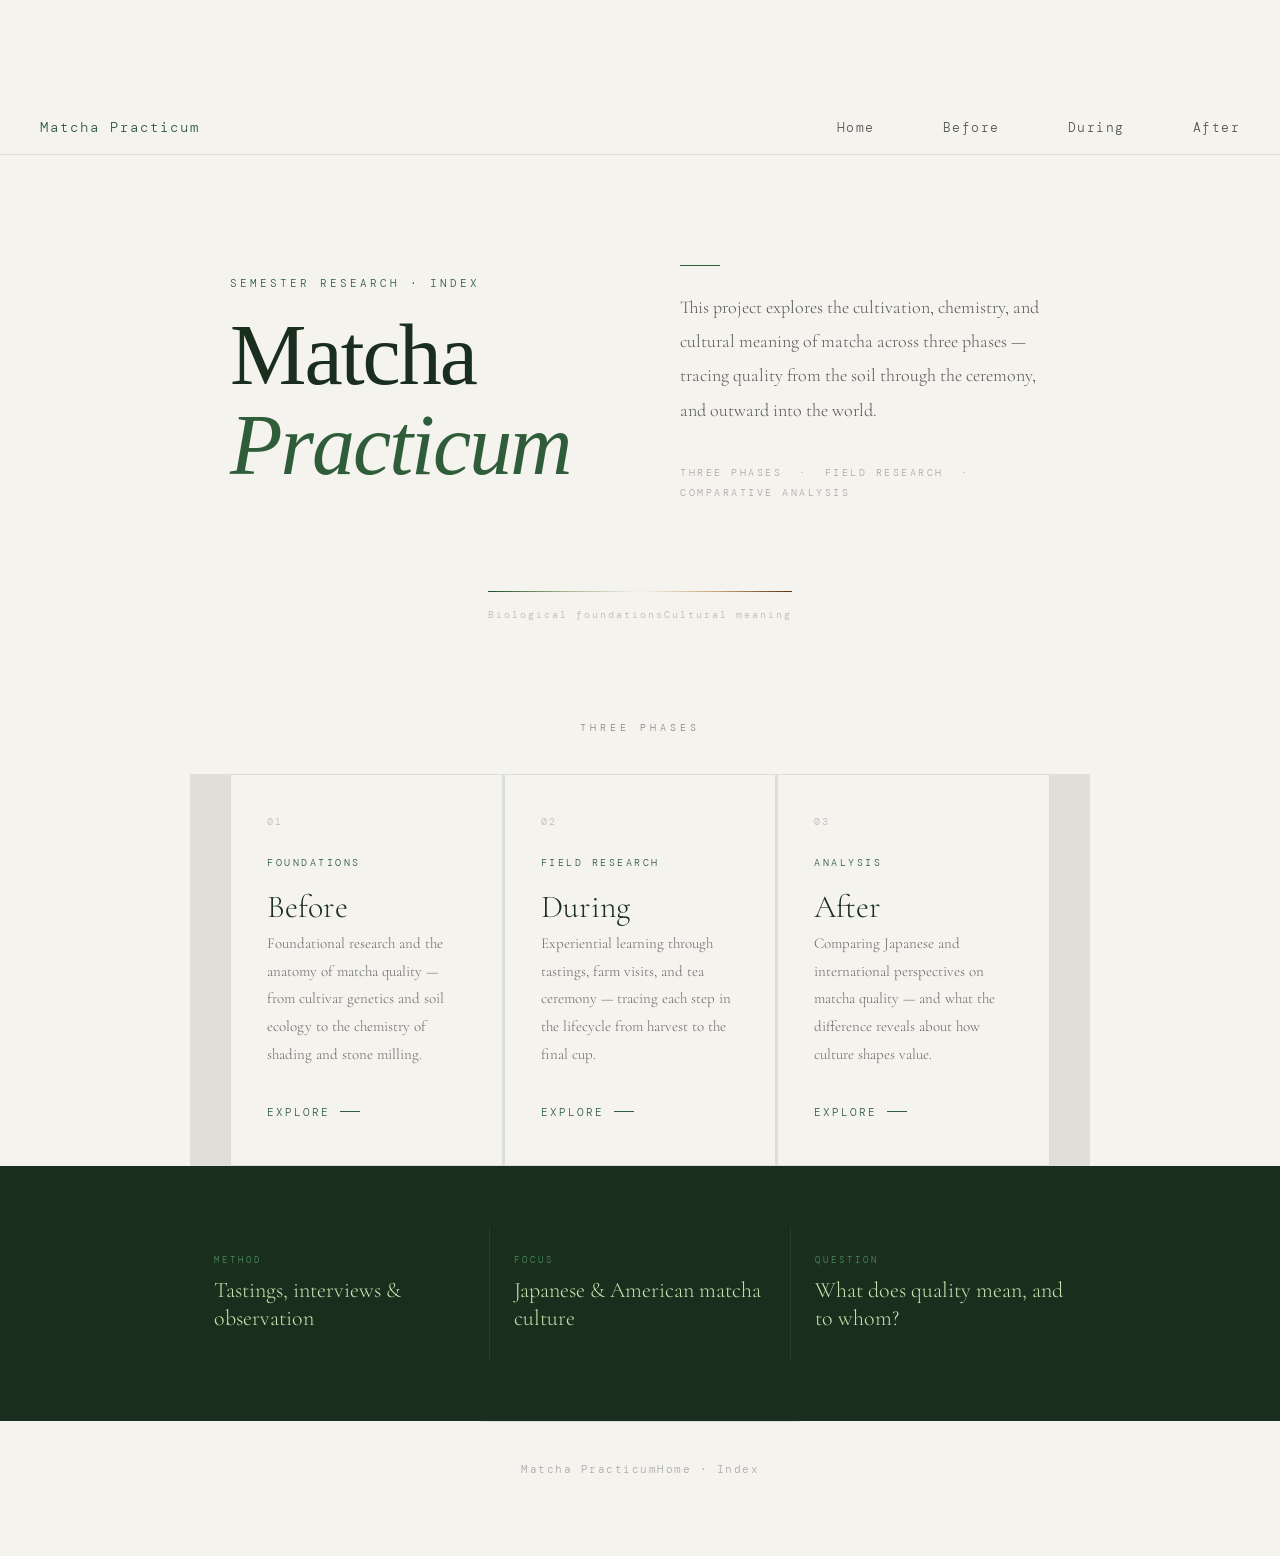
<file: index.html>
<!DOCTYPE html>
<html>
<head>
<meta charset="UTF-8">
<title>Matcha Practicum</title>
<link rel="stylesheet" href="styles.css">
<link href="https://fonts.googleapis.com/css2?family=Cormorant+Garamond:ital,wght@0,300;0,400;0,500;1,300;1,400&family=DM+Mono:wght@300;400&display=swap" rel="stylesheet">

<style>

*, *::before, *::after { box-sizing: border-box; margin: 0; padding: 0; }

body {
  font-family: 'Cormorant Garamond', Georgia, serif;
  background: #f5f3ee;
  color: #2a2a25;
  min-height: 100vh;
  display: flex;
  flex-direction: column;
}

/* ── NAVBAR ── */
.navbar {
  display: flex;
  justify-content: space-between;
  align-items: center;
  padding: 18px 40px;
  border-bottom: 1px solid #ddd;
  background: #f5f3ee;
  position: sticky;
  top: 0;
  z-index: 100;
}
.nav-title {
  font-size: 14px;
  letter-spacing: 2px;
  color: #2f5d3a;
  font-family: 'DM Mono', monospace;
  font-weight: 300;
}
.nav-links a {
  margin-left: 28px;
  text-decoration: none;
  font-size: 13px;
  letter-spacing: 1.5px;
  color: #555;
  font-family: 'DM Mono', monospace;
  font-weight: 300;
  transition: color .2s;
}
.nav-links a:hover { color: #2f5d3a; }

/* ── HERO ── */
.hero {
  max-width: 900px;
  margin: 0 auto;
  padding: 110px 40px 80px;
  display: grid;
  grid-template-columns: 1fr 1fr;
  gap: 80px;
  align-items: end;
}

.hero-eyebrow {
  font-family: 'DM Mono', monospace;
  font-size: 11px;
  font-weight: 300;
  letter-spacing: 3px;
  color: #2f5d3a;
  margin-bottom: 20px;
  text-transform: uppercase;
}

.hero-title {
  font-size: clamp(48px, 7vw, 86px);
  font-weight: 300;
  line-height: 1.05;
  color: #1a2e1d;
  letter-spacing: -2px;
}

.hero-title em {
  font-style: italic;
  color: #2f5d3a;
}

.hero-right { padding-bottom: 8px; }

.hero-rule {
  width: 40px;
  height: 1px;
  background: #2f5d3a;
  margin-bottom: 24px;
}

.hero-intro {
  font-size: 18px;
  font-weight: 300;
  line-height: 1.9;
  color: #555;
  margin-bottom: 36px;
}

.hero-meta {
  font-family: 'DM Mono', monospace;
  font-size: 10px;
  font-weight: 300;
  letter-spacing: 2.5px;
  color: #aaa;
  text-transform: uppercase;
  line-height: 2;
}

/* ── SPECTRUM BAR ── */
.spectrum-section {
  max-width: 900px;
  margin: 0 auto 80px;
  padding: 0 40px;
}

.spectrum-bar {
  height: 1px;
  background: linear-gradient(to right, #1a4d2a, #a3b18a, #f5f3ee, #c8a87a, #5c3010);
  margin: 0 0 16px;
}

.spectrum-labels {
  display: flex;
  justify-content: space-between;
  font-family: 'DM Mono', monospace;
  font-size: 10px;
  font-weight: 300;
  letter-spacing: 2px;
  color: #bbb;
}

/* ── CHAPTER LABEL ── */
.chapter-label {
  font-family: 'DM Mono', monospace;
  font-size: 10px;
  font-weight: 300;
  letter-spacing: 4px;
  color: #888;
  text-transform: uppercase;
  text-align: center;
  padding: 20px 0 40px;
}

/* ── CARDS ── */
.sections {
  max-width: 900px;
  margin: 0 auto 0;
  padding: 0 40px;
  display: grid;
  grid-template-columns: repeat(3, 1fr);
  gap: 1px;
  background: #e0ded8;
}

.card {
  background: #f5f3ee;
  padding: 40px 36px 44px;
  text-decoration: none;
  color: inherit;
  display: block;
  position: relative;
  transition: background .25s;
  overflow: hidden;
}

.card:hover { background: #eeeae1; }

.card::after {
  content: '';
  position: absolute;
  bottom: 0;
  left: 36px;
  right: 36px;
  height: 1px;
  background: #2f5d3a;
  transform: scaleX(0);
  transform-origin: left;
  transition: transform .35s ease;
}

.card:hover::after { transform: scaleX(1); }

.card-number {
  font-family: 'DM Mono', monospace;
  font-size: 10px;
  font-weight: 300;
  letter-spacing: 2px;
  color: #bbb;
  margin-bottom: 28px;
}

.card h2 {
  font-size: 32px;
  font-weight: 300;
  color: #1a2e1d;
  margin-bottom: 6px;
  line-height: 1.1;
}

.card h2 em {
  font-style: italic;
  color: #2f5d3a;
}

.card-phase {
  font-family: 'DM Mono', monospace;
  font-size: 10px;
  font-weight: 300;
  letter-spacing: 2.5px;
  color: #2f5d3a;
  text-transform: uppercase;
  margin-bottom: 20px;
}

.card p {
  font-size: 15px;
  font-weight: 300;
  line-height: 1.85;
  color: #666;
  margin-bottom: 32px;
}

.card-arrow {
  font-family: 'DM Mono', monospace;
  font-size: 11px;
  font-weight: 300;
  letter-spacing: 2px;
  color: #2f5d3a;
  text-transform: uppercase;
  display: inline-flex;
  align-items: center;
  gap: 10px;
}

.card-arrow::after {
  content: '';
  display: inline-block;
  width: 20px;
  height: 1px;
  background: #2f5d3a;
  transition: width .3s ease;
}

.card:hover .card-arrow::after { width: 32px; }

/* ── DARK BAND ── */
.dark-band {
  background: #1a2e1d;
  padding: 60px 40px;
  margin-top: 0;
}

.dark-band-inner {
  max-width: 900px;
  margin: 0 auto;
  display: grid;
  grid-template-columns: 1fr 1fr 1fr;
  gap: 1px;
  background: #253d29;
}

.dark-cell {
  background: #1a2e1d;
  padding: 28px 24px;
}

.dark-cell-label {
  font-family: 'DM Mono', monospace;
  font-size: 9px;
  font-weight: 300;
  letter-spacing: 3px;
  color: #4a8c5c;
  text-transform: uppercase;
  margin-bottom: 10px;
}

.dark-cell-value {
  font-size: 22px;
  font-weight: 300;
  color: #c8e4b0;
  line-height: 1.3;
}

/* ── FOOTER ── */
.footer-note {
  max-width: 900px;
  margin: 0 auto;
  padding: 40px 40px 80px;
  border-top: 1px solid #e0ded8;
  display: flex;
  justify-content: space-between;
  align-items: center;
}

.footer-note p {
  font-family: 'DM Mono', monospace;
  font-size: 11px;
  font-weight: 300;
  letter-spacing: 1.5px;
  color: #aaa;
}

/* ── FADE IN ── */
.reveal {
  opacity: 0;
  transform: translateY(20px);
  transition: opacity .7s ease, transform .7s ease;
}
.reveal.visible { opacity: 1; transform: none; }

/* ── RESPONSIVE ── */
@media (max-width: 700px) {
  .hero { grid-template-columns: 1fr; gap: 40px; padding: 60px 24px 40px; }
  .spectrum-section { padding: 0 24px; }
  .sections { grid-template-columns: 1fr; padding: 0 24px; }
  .dark-band { padding: 40px 24px; }
  .dark-band-inner { grid-template-columns: 1fr; }
  .footer-note { flex-direction: column; gap: 12px; padding: 40px 24px 60px; }
}

</style>
</head>

<body>

<!-- ── NAVBAR ── -->
<div class="navbar">
  <div class="nav-title">Matcha Practicum</div>
  <div class="nav-links">
    <a href="index.html">Home</a>
    <a href="before.html">Before</a>
    <a href="during.html">During</a>
    <a href="after.html">After</a>
  </div>
</div>

<!-- ── HERO ── -->
<div class="hero">
  <div class="hero-left">
    <div class="hero-eyebrow">Semester Research · Index</div>
    <h1 class="hero-title">Matcha<br><em>Practicum</em></h1>
  </div>
  <div class="hero-right">
    <div class="hero-rule"></div>
    <p class="hero-intro">
      This project explores the cultivation, chemistry, and cultural meaning of matcha across three phases — tracing quality from the soil through the ceremony, and outward into the world.
    </p>
    <div class="hero-meta">
      Three phases &nbsp;·&nbsp; Field research &nbsp;·&nbsp; Comparative analysis
    </div>
  </div>
</div>

<!-- ── SPECTRUM ── -->
<div class="spectrum-section reveal">
  <div class="spectrum-bar"></div>
  <div class="spectrum-labels">
    <span>Biological foundations</span>
    <span>Cultural meaning</span>
  </div>
</div>

<div class="chapter-label">Three Phases</div>

<!-- ── CARDS ── -->
<div class="sections reveal">

  <a href="before.html" class="card">
    <div class="card-number">01</div>
    <div class="card-phase">Foundations</div>
    <h2>Before</h2>
    <p>Foundational research and the anatomy of matcha quality — from cultivar genetics and soil ecology to the chemistry of shading and stone milling.</p>
    <div class="card-arrow">Explore</div>
  </a>

  <a href="during.html" class="card">
    <div class="card-number">02</div>
    <div class="card-phase">Field Research</div>
    <h2>During</h2>
    <p>Experiential learning through tastings, farm visits, and tea ceremony — tracing each step in the lifecycle from harvest to the final cup.</p>
    <div class="card-arrow">Explore</div>
  </a>

  <a href="after.html" class="card">
    <div class="card-number">03</div>
    <div class="card-phase">Analysis</div>
    <h2>After</h2>
    <p>Comparing Japanese and international perspectives on matcha quality — and what the difference reveals about how culture shapes value.</p>
    <div class="card-arrow">Explore</div>
  </a>

</div>

<!-- ── DARK BAND ── -->
<div class="dark-band reveal">
  <div class="dark-band-inner">
    <div class="dark-cell">
      <div class="dark-cell-label">Method</div>
      <div class="dark-cell-value">Tastings, interviews &amp; observation</div>
    </div>
    <div class="dark-cell">
      <div class="dark-cell-label">Focus</div>
      <div class="dark-cell-value">Japanese &amp; American matcha culture</div>
    </div>
    <div class="dark-cell">
      <div class="dark-cell-label">Question</div>
      <div class="dark-cell-value">What does quality mean, and to whom?</div>
    </div>
  </div>
</div>

<!-- ── FOOTER ── -->
<div class="footer-note">
  <p>Matcha Practicum</p>
  <p>Home · Index</p>
</div>

<script>
const observer = new IntersectionObserver(entries => {
  entries.forEach(e => { if (e.isIntersecting) e.target.classList.add('visible'); });
}, { threshold: 0.1 });

document.querySelectorAll('.reveal').forEach(el => observer.observe(el));
</script>

</body>
</html>
</file>
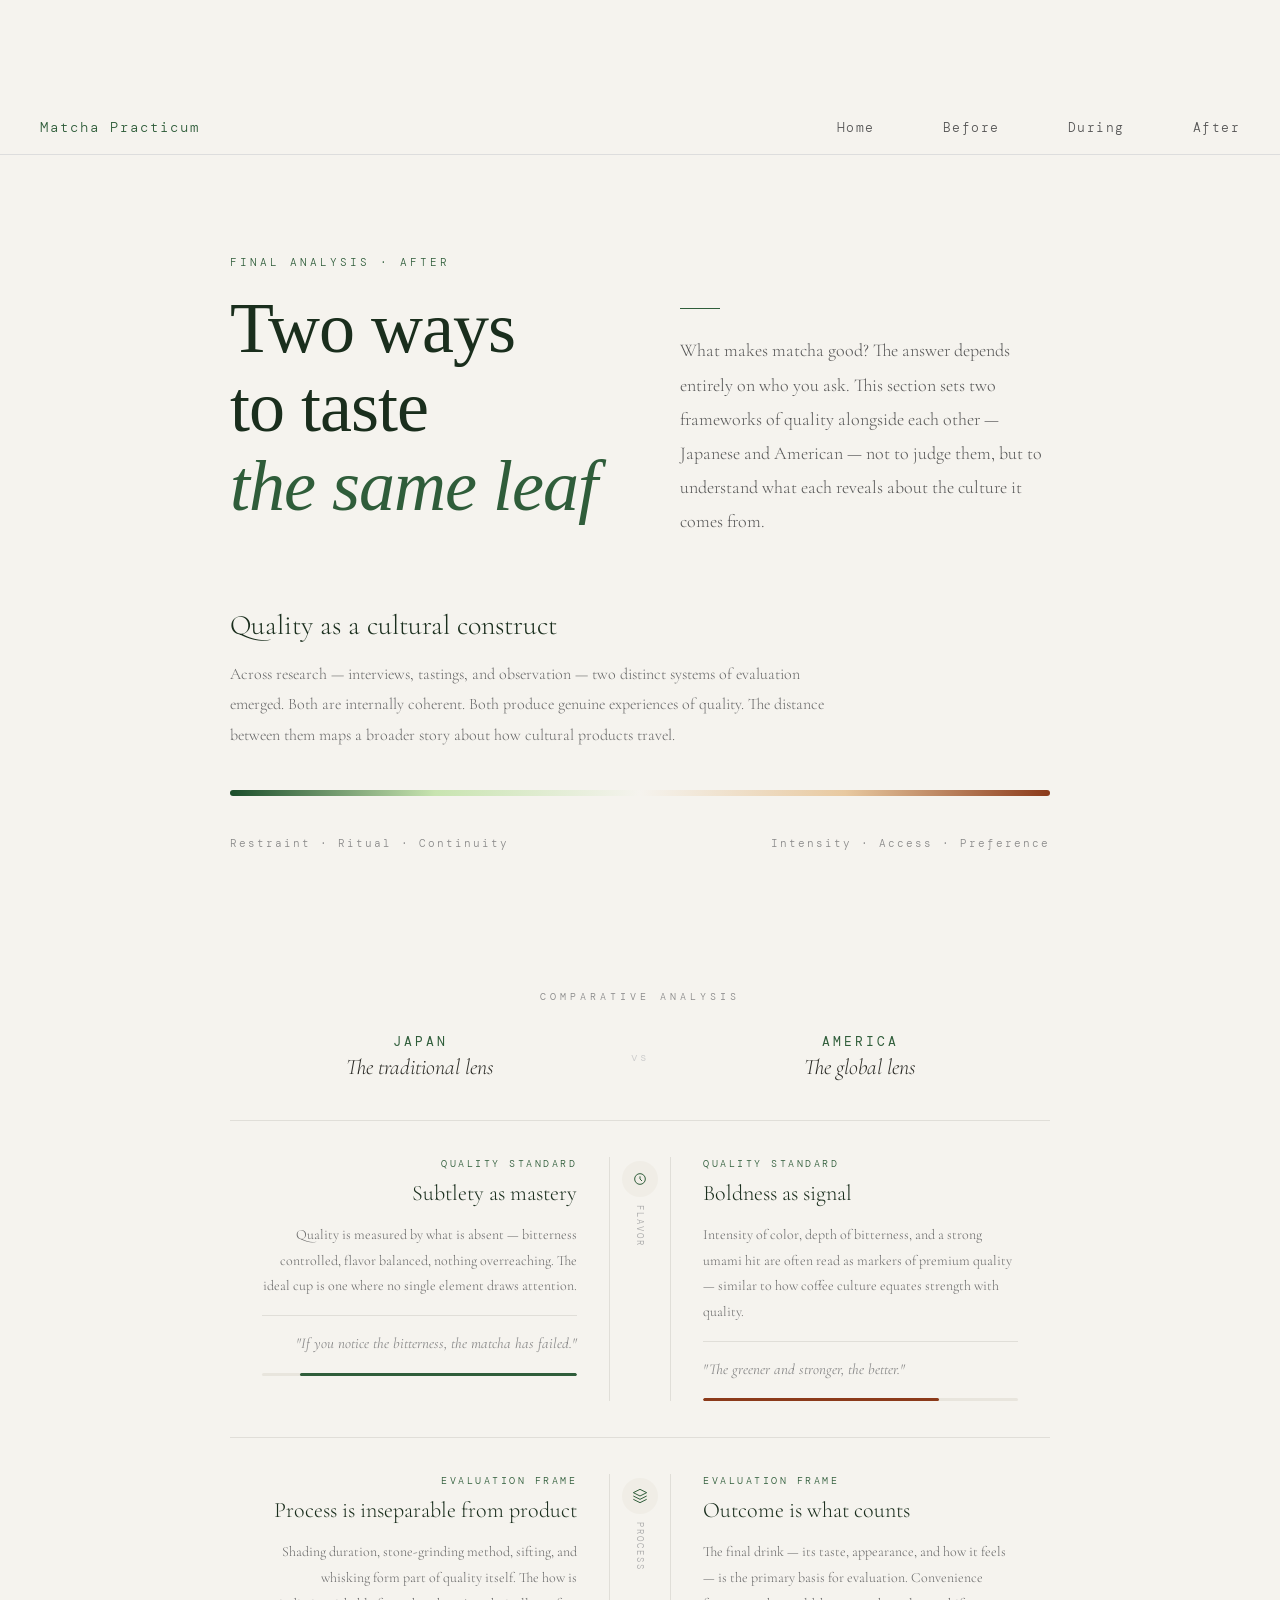
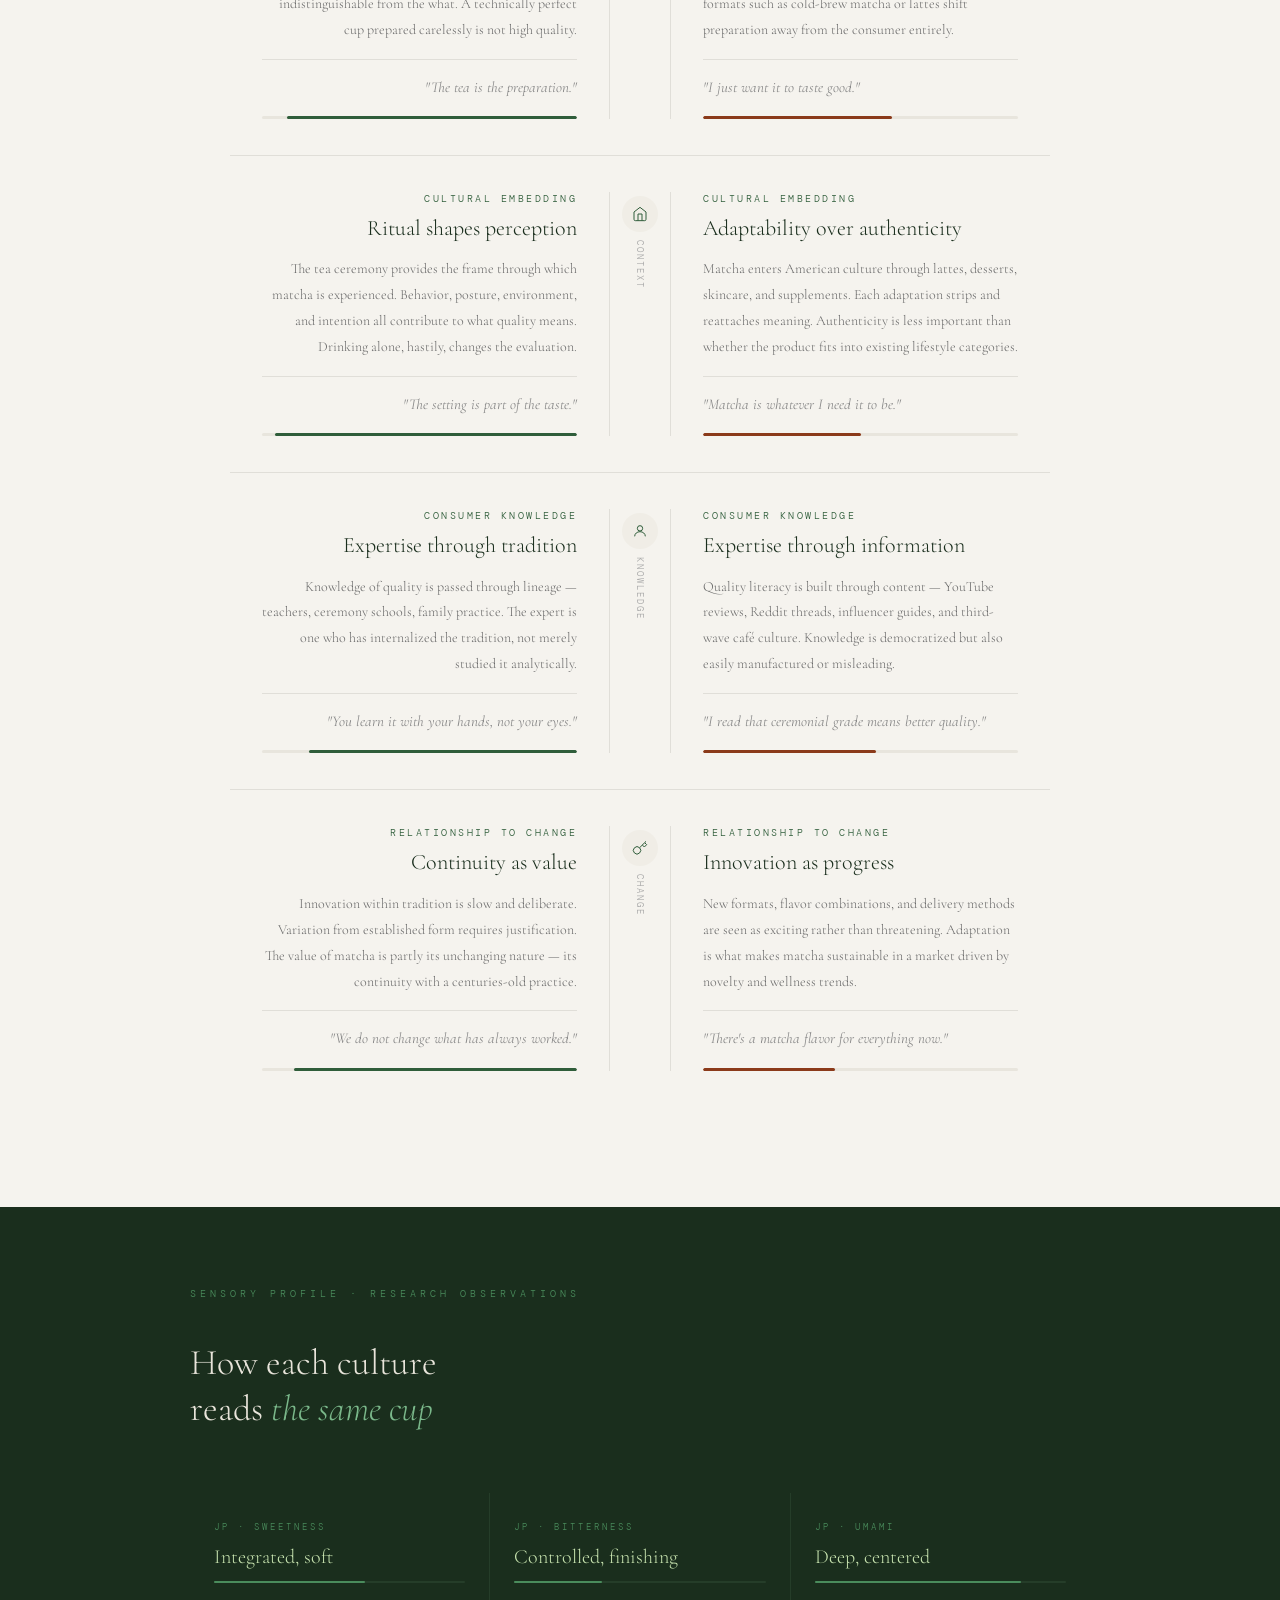
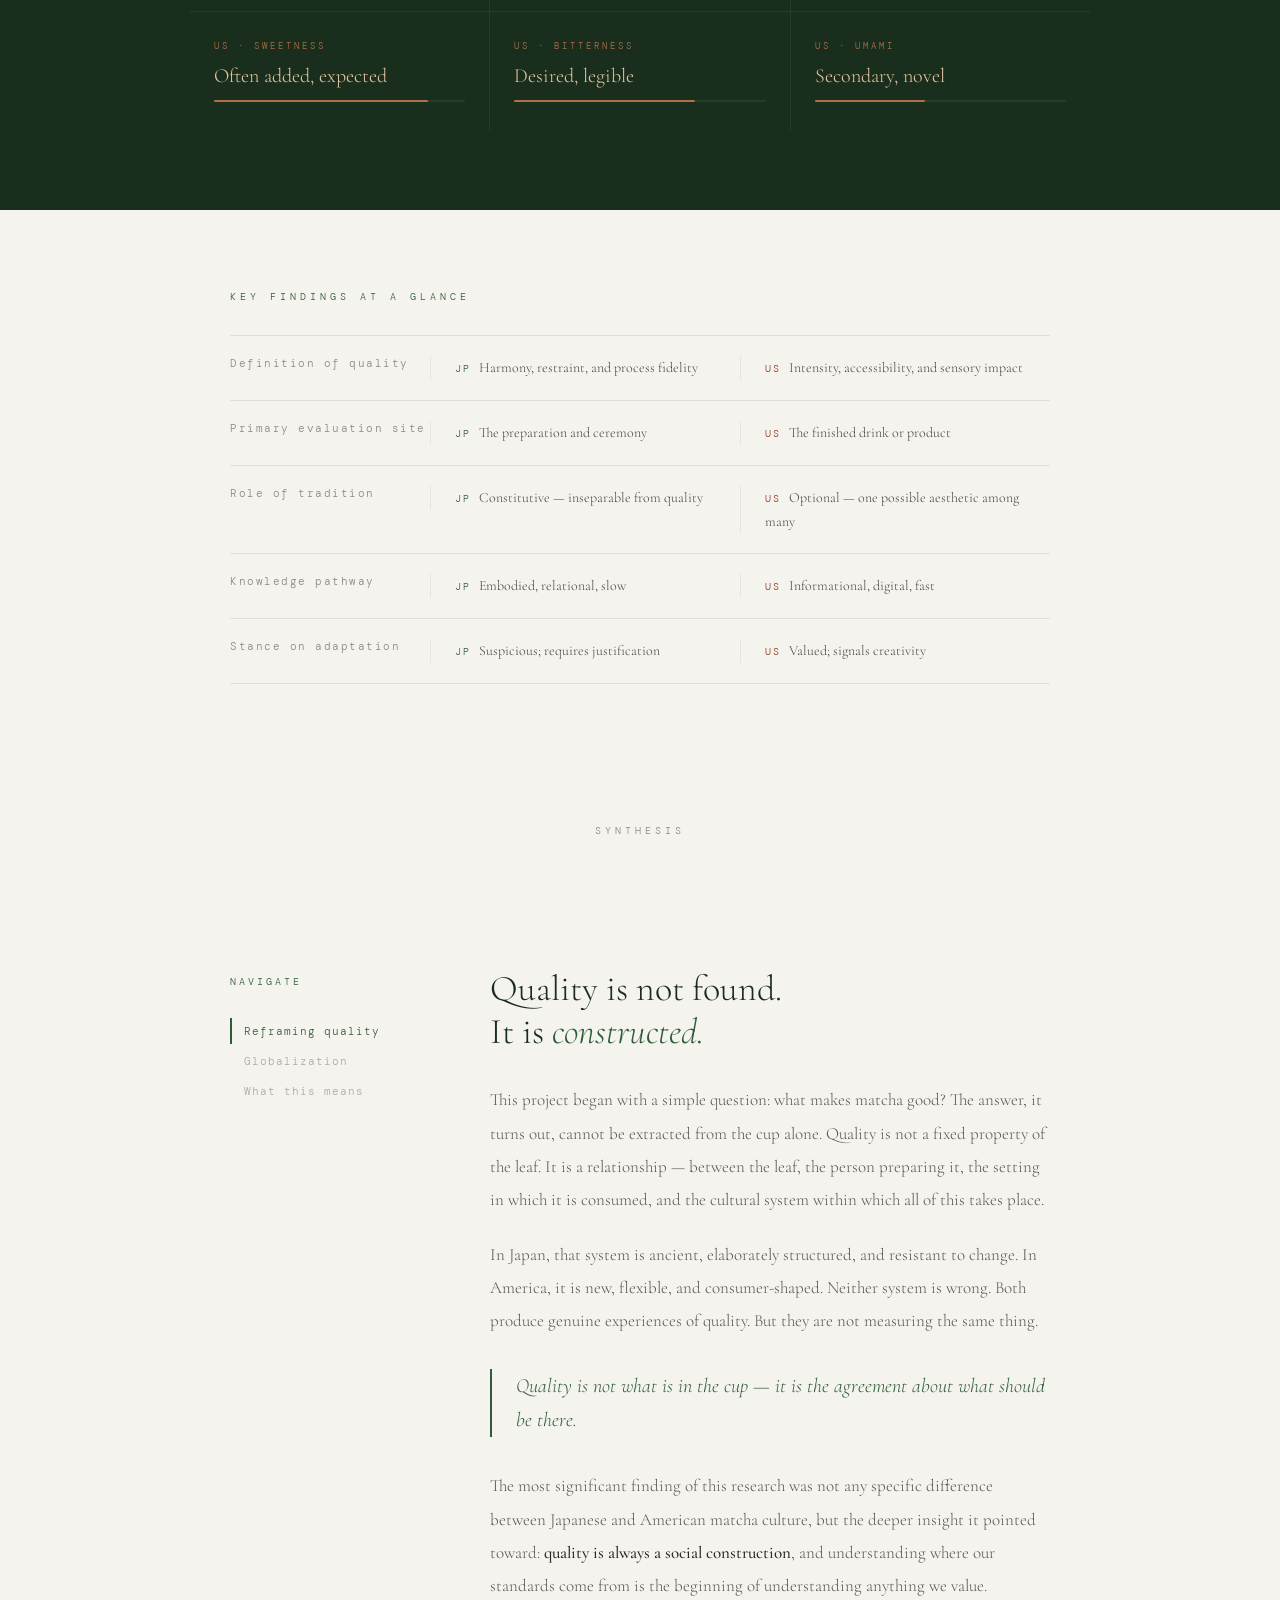
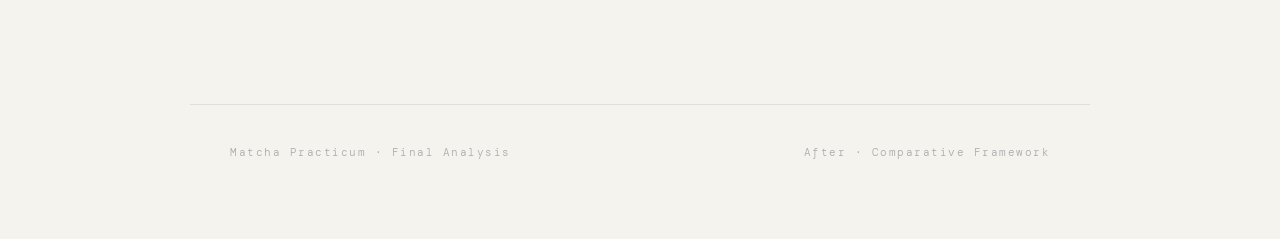
<file: after.html>
<!DOCTYPE html>
<html>
<head>
<meta charset="UTF-8">
<title>After — Matcha Practicum</title>
<link rel="stylesheet" href="styles.css">
<link href="https://fonts.googleapis.com/css2?family=Cormorant+Garamond:ital,wght@0,300;0,400;0,500;1,300;1,400&family=DM+Mono:wght@300;400&display=swap" rel="stylesheet">

<style>

*, *::before, *::after { box-sizing: border-box; margin: 0; padding: 0; }

body {
  font-family: 'Cormorant Garamond', Georgia, serif;
  background: #f5f3ee;
  color: #2a2a25;
}

/* ── NAVBAR (preserve original structure) ── */
.navbar {
  display: flex;
  justify-content: space-between;
  align-items: center;
  padding: 18px 40px;
  border-bottom: 1px solid #ddd;
  background: #f5f3ee;
  position: sticky;
  top: 0;
  z-index: 100;
}
.nav-title { font-size: 14px; letter-spacing: 2px; color: #2f5d3a; font-family: 'DM Mono', monospace; font-weight: 300; }
.nav-links a { margin-left: 28px; text-decoration: none; font-size: 13px; letter-spacing: 1.5px; color: #555; font-family: 'DM Mono', monospace; font-weight: 300; transition: color .2s; }
.nav-links a:hover { color: #2f5d3a; }

/* ── HERO ── */
.hero {
  max-width: 900px;
  margin: 0 auto;
  padding: 100px 40px 60px;
  display: grid;
  grid-template-columns: 1fr 1fr;
  gap: 80px;
  align-items: end;
}

.hero-eyebrow {
  font-family: 'DM Mono', monospace;
  font-size: 11px;
  font-weight: 300;
  letter-spacing: 3px;
  color: #2f5d3a;
  margin-bottom: 20px;
  text-transform: uppercase;
}

.hero-title {
  font-size: clamp(42px, 6vw, 72px);
  font-weight: 300;
  line-height: 1.1;
  color: #1a2e1d;
  letter-spacing: -1px;
}

.hero-title em {
  font-style: italic;
  color: #2f5d3a;
}

.hero-right {
  padding-bottom: 8px;
}

.hero-intro {
  font-size: 18px;
  font-weight: 300;
  line-height: 1.9;
  color: #555;
}

.hero-rule {
  width: 40px;
  height: 1px;
  background: #2f5d3a;
  margin-bottom: 24px;
}

/* ── CHAPTER LABEL ── */
.chapter-label {
  font-family: 'DM Mono', monospace;
  font-size: 10px;
  font-weight: 300;
  letter-spacing: 4px;
  color: #888;
  text-transform: uppercase;
  text-align: center;
  padding: 60px 0 30px;
}

/* ── SPECTRUM BAR ── */
.spectrum-section {
  max-width: 900px;
  margin: 0 auto 80px;
  padding: 0 40px;
}

.spectrum-bar {
  position: relative;
  height: 6px;
  background: linear-gradient(to right, #1a4d2a, #c8e4b0, #f5f3ee, #e8c9a0, #8b3a1a);
  border-radius: 3px;
  margin: 40px 0;
}

.spectrum-labels {
  display: flex;
  justify-content: space-between;
  font-family: 'DM Mono', monospace;
  font-size: 11px;
  font-weight: 300;
  letter-spacing: 2px;
  color: #888;
  margin-top: 12px;
}

.spectrum-title {
  font-size: 28px;
  font-weight: 300;
  color: #1a2e1d;
  margin-bottom: 16px;
  line-height: 1.3;
}

.spectrum-desc {
  font-size: 16px;
  font-weight: 300;
  line-height: 1.9;
  color: #666;
  max-width: 620px;
}

/* ── DUAL COLUMN COMPARISON ── */
.compare-wrapper {
  max-width: 900px;
  margin: 0 auto 100px;
  padding: 0 40px;
}

.compare-header {
  display: grid;
  grid-template-columns: 1fr 60px 1fr;
  gap: 0;
  margin-bottom: 40px;
  align-items: center;
}

.compare-header-col {
  text-align: center;
}

.compare-header h2 {
  font-size: 13px;
  font-weight: 400;
  letter-spacing: 3px;
  font-family: 'DM Mono', monospace;
  color: #2f5d3a;
  text-transform: uppercase;
  margin-bottom: 4px;
}

.compare-header p {
  font-size: 22px;
  font-weight: 300;
  color: #2a2a25;
  font-style: italic;
}

.compare-vs {
  text-align: center;
  font-family: 'DM Mono', monospace;
  font-size: 11px;
  font-weight: 300;
  color: #ccc;
  letter-spacing: 2px;
}

/* ── DIMENSION ROWS ── */
.dimension {
  display: grid;
  grid-template-columns: 1fr 60px 1fr;
  gap: 0;
  border-top: 1px solid #e0ded8;
  padding: 36px 0;
  opacity: 0;
  transform: translateY(20px);
  transition: opacity .6s ease, transform .6s ease;
}

.dimension.visible {
  opacity: 1;
  transform: translateY(0);
}

.dimension-center {
  display: flex;
  flex-direction: column;
  align-items: center;
  justify-content: flex-start;
  padding-top: 4px;
  gap: 8px;
}

.dimension-icon {
  width: 36px;
  height: 36px;
  border-radius: 50%;
  background: #f0ede6;
  display: flex;
  align-items: center;
  justify-content: center;
}

.dimension-icon svg {
  width: 16px;
  height: 16px;
  stroke: #2f5d3a;
  fill: none;
  stroke-width: 1.5;
}

.dim-label {
  font-family: 'DM Mono', monospace;
  font-size: 9px;
  font-weight: 300;
  letter-spacing: 2px;
  color: #aaa;
  text-transform: uppercase;
  writing-mode: vertical-rl;
  text-orientation: mixed;
}

.dimension-col {
  padding: 0 32px;
}

.dimension-col.jp { text-align: right; border-right: 1px solid #e0ded8; }
.dimension-col.us { text-align: left; border-left: 1px solid #e0ded8; }

.dim-category {
  font-family: 'DM Mono', monospace;
  font-size: 10px;
  font-weight: 300;
  letter-spacing: 2.5px;
  color: #2f5d3a;
  text-transform: uppercase;
  margin-bottom: 10px;
}

.dim-headline {
  font-size: 22px;
  font-weight: 300;
  line-height: 1.25;
  color: #1a2e1d;
  margin-bottom: 14px;
}

.dim-body {
  font-size: 14px;
  font-weight: 300;
  line-height: 1.85;
  color: #666;
}

.dim-quote {
  font-size: 15px;
  font-style: italic;
  line-height: 1.75;
  color: #888;
  border-top: 1px solid #e0ded8;
  padding-top: 14px;
  margin-top: 16px;
}

/* ── TENSION METER ── */
.dimension-col .tension-bar {
  height: 3px;
  background: #e8e5dd;
  border-radius: 2px;
  margin-top: 16px;
  overflow: hidden;
}

.dimension-col.jp .tension-fill {
  float: right;
  height: 100%;
  background: #2f5d3a;
  border-radius: 2px;
  transition: width 1s ease;
}

.dimension-col.us .tension-fill {
  height: 100%;
  background: #8b3a1a;
  border-radius: 2px;
  transition: width 1s ease;
}

/* ── TASTING NOTES VISUAL ── */
.tasting-section {
  background: #1a2e1d;
  padding: 80px 40px;
  margin-bottom: 0;
}

.tasting-inner {
  max-width: 900px;
  margin: 0 auto;
}

.tasting-eyebrow {
  font-family: 'DM Mono', monospace;
  font-size: 10px;
  font-weight: 300;
  letter-spacing: 4px;
  color: #4a8c5c;
  text-transform: uppercase;
  margin-bottom: 40px;
}

.tasting-title {
  font-size: 36px;
  font-weight: 300;
  color: #e8e4da;
  margin-bottom: 60px;
  line-height: 1.3;
}

.tasting-title em { font-style: italic; color: #7ab88a; }

.notes-grid {
  display: grid;
  grid-template-columns: repeat(3, 1fr);
  gap: 1px;
  background: #253d29;
}

.note-cell {
  background: #1a2e1d;
  padding: 28px 24px;
}

.note-cell-label {
  font-family: 'DM Mono', monospace;
  font-size: 9px;
  font-weight: 300;
  letter-spacing: 3px;
  color: #4a8c5c;
  text-transform: uppercase;
  margin-bottom: 12px;
}

.note-cell-value {
  font-size: 20px;
  font-weight: 300;
  color: #c8e4b0;
  margin-bottom: 8px;
  line-height: 1.2;
}

.note-cell-bar {
  height: 2px;
  background: #253d29;
  border-radius: 1px;
  margin-top: 12px;
}

.note-cell-fill {
  height: 100%;
  background: #4a8c5c;
  border-radius: 1px;
}

.note-cell.us-note .note-cell-fill { background: #b07048; }
.note-cell.us-note .note-cell-value { color: #e8c9a0; }
.note-cell.us-note .note-cell-label { color: #b07048; }

/* ── SYNTHESIS ── */
.synthesis-section {
  max-width: 900px;
  margin: 0 auto;
  padding: 100px 40px 80px;
  display: grid;
  grid-template-columns: 180px 1fr;
  gap: 80px;
}

.synthesis-sidebar {
  padding-top: 8px;
}

.synthesis-sidebar-label {
  font-family: 'DM Mono', monospace;
  font-size: 10px;
  font-weight: 300;
  letter-spacing: 3px;
  color: #2f5d3a;
  text-transform: uppercase;
  margin-bottom: 30px;
}

.synthesis-nav {
  display: flex;
  flex-direction: column;
  gap: 4px;
}

.synth-nav-item {
  font-family: 'DM Mono', monospace;
  font-size: 11px;
  font-weight: 300;
  color: #aaa;
  letter-spacing: 1px;
  padding: 6px 0;
  border-left: 2px solid transparent;
  padding-left: 12px;
  cursor: pointer;
  transition: all .2s;
}

.synth-nav-item:hover, .synth-nav-item.active {
  color: #2f5d3a;
  border-left-color: #2f5d3a;
}

.synthesis-body {}

.synthesis-block {
  display: none;
}

.synthesis-block.active {
  display: block;
  animation: fadeUp .4s ease;
}

@keyframes fadeUp {
  from { opacity: 0; transform: translateY(12px); }
  to { opacity: 1; transform: translateY(0); }
}

.synthesis-block h2 {
  font-size: 36px;
  font-weight: 300;
  color: #1a2e1d;
  line-height: 1.2;
  margin-bottom: 30px;
}

.synthesis-block h2 em {
  font-style: italic;
  color: #2f5d3a;
}

.synthesis-block p {
  font-size: 17px;
  font-weight: 300;
  line-height: 1.95;
  color: #555;
  margin-bottom: 22px;
}

.synthesis-block p strong {
  font-weight: 500;
  color: #2a2a25;
}

.synthesis-block blockquote {
  border-left: 2px solid #2f5d3a;
  padding-left: 24px;
  margin: 32px 0;
  font-size: 20px;
  font-style: italic;
  line-height: 1.7;
  color: #2f5d3a;
  font-weight: 300;
}

/* ── KEY FINDINGS TABLE ── */
.findings-section {
  max-width: 900px;
  margin: 0 auto 80px;
  padding: 0 40px;
}

.findings-title {
  font-family: 'DM Mono', monospace;
  font-size: 10px;
  font-weight: 300;
  letter-spacing: 4px;
  color: #2f5d3a;
  text-transform: uppercase;
  margin-bottom: 32px;
}

.findings-row {
  display: grid;
  grid-template-columns: 200px 1fr 1fr;
  gap: 0;
  border-top: 1px solid #e0ded8;
  padding: 20px 0;
  align-items: start;
}

.findings-row:last-child { border-bottom: 1px solid #e0ded8; }

.findings-dimension {
  font-family: 'DM Mono', monospace;
  font-size: 11px;
  font-weight: 300;
  letter-spacing: 1.5px;
  color: #888;
}

.findings-jp, .findings-us {
  font-size: 14px;
  font-weight: 300;
  line-height: 1.7;
  color: #444;
  padding: 0 24px;
  border-left: 1px solid #e8e5dd;
}

.findings-jp::before {
  content: 'JP ';
  font-family: 'DM Mono', monospace;
  font-size: 10px;
  color: #2f5d3a;
  letter-spacing: 2px;
}

.findings-us::before {
  content: 'US ';
  font-family: 'DM Mono', monospace;
  font-size: 10px;
  color: #8b3a1a;
  letter-spacing: 2px;
}

/* ── FOOTER ── */
.footer-note {
  max-width: 900px;
  margin: 0 auto;
  padding: 40px 40px 80px;
  border-top: 1px solid #e0ded8;
  display: flex;
  justify-content: space-between;
  align-items: center;
}

.footer-note p {
  font-family: 'DM Mono', monospace;
  font-size: 11px;
  font-weight: 300;
  letter-spacing: 1.5px;
  color: #aaa;
}

/* ── SCROLL REVEAL ── */
.reveal {
  opacity: 0;
  transform: translateY(24px);
  transition: opacity .7s ease, transform .7s ease;
}
.reveal.visible {
  opacity: 1;
  transform: none;
}

/* ── RESPONSIVE ── */
@media (max-width: 700px) {
  .hero { grid-template-columns: 1fr; gap: 40px; padding: 60px 24px 40px; }
  .compare-wrapper { padding: 0 24px; }
  .compare-header, .dimension { grid-template-columns: 1fr; }
  .compare-vs { display: none; }
  .dimension-center { flex-direction: row; padding: 0 0 16px; }
  .dim-label { writing-mode: horizontal-tb; }
  .dimension-col.jp { text-align: left; border-right: none; border-bottom: 1px solid #e0ded8; padding: 0 0 20px; }
  .dimension-col.us { border-left: none; }
  .notes-grid { grid-template-columns: 1fr; }
  .synthesis-section { grid-template-columns: 1fr; gap: 40px; padding: 60px 24px; }
  .synthesis-nav { flex-direction: row; flex-wrap: wrap; }
  .findings-row { grid-template-columns: 1fr; gap: 12px; }
  .findings-jp, .findings-us { border-left: none; padding: 0; }
  .tasting-section { padding: 60px 24px; }
  .findings-section { padding: 0 24px; }
  .footer-note { padding: 40px 24px 60px; flex-direction: column; gap: 12px; }
}

</style>
</head>

<body>

<div class="navbar">
  <div class="nav-title">Matcha Practicum</div>
  <div class="nav-links">
    <a href="index.html">Home</a>
    <a href="before.html">Before</a>
    <a href="during.html">During</a>
    <a href="after.html">After</a>
  </div>
</div>

<!-- ── HERO ── -->
<div class="hero">
  <div class="hero-left">
    <div class="hero-eyebrow">Final Analysis · After</div>
    <h1 class="hero-title">Two ways<br>to taste<br><em>the same leaf</em></h1>
  </div>
  <div class="hero-right">
    <div class="hero-rule"></div>
    <p class="hero-intro">
      What makes matcha good? The answer depends entirely on who you ask. This section sets two frameworks of quality alongside each other — Japanese and American — not to judge them, but to understand what each reveals about the culture it comes from.
    </p>
  </div>
</div>

<!-- ── SPECTRUM ── -->
<div class="spectrum-section reveal">
  <div class="spectrum-title">Quality as a cultural construct</div>
  <p class="spectrum-desc">Across research — interviews, tastings, and observation — two distinct systems of evaluation emerged. Both are internally coherent. Both produce genuine experiences of quality. The distance between them maps a broader story about how cultural products travel.</p>
  <div class="spectrum-bar"></div>
  <div class="spectrum-labels">
    <span>Restraint · Ritual · Continuity</span>
    <span>Intensity · Access · Preference</span>
  </div>
</div>

<!-- ── CHAPTER LABEL ── -->
<div class="chapter-label">Comparative Analysis</div>

<!-- ── MAIN COMPARISON ── -->
<div class="compare-wrapper">

  <div class="compare-header">
    <div class="compare-header-col">
      <h2>Japan</h2>
      <p>The traditional lens</p>
    </div>
    <div class="compare-vs">vs</div>
    <div class="compare-header-col">
      <h2>America</h2>
      <p>The global lens</p>
    </div>
  </div>

  <!-- DIMENSION 1 -->
  <div class="dimension">
    <div class="dimension-col jp">
      <div class="dim-category">Quality Standard</div>
      <div class="dim-headline">Subtlety as mastery</div>
      <div class="dim-body">Quality is measured by what is absent — bitterness controlled, flavor balanced, nothing overreaching. The ideal cup is one where no single element draws attention.</div>
      <div class="dim-quote">"If you notice the bitterness, the matcha has failed."</div>
      <div class="tension-bar"><div class="tension-fill" style="width:88%"></div></div>
    </div>
    <div class="dimension-center">
      <div class="dimension-icon">
        <svg viewBox="0 0 24 24"><circle cx="12" cy="12" r="8"/><line x1="12" y1="8" x2="12" y2="12"/><line x1="12" y1="12" x2="15" y2="15"/></svg>
      </div>
      <span class="dim-label">flavor</span>
    </div>
    <div class="dimension-col us">
      <div class="dim-category">Quality Standard</div>
      <div class="dim-headline">Boldness as signal</div>
      <div class="dim-body">Intensity of color, depth of bitterness, and a strong umami hit are often read as markers of premium quality — similar to how coffee culture equates strength with quality.</div>
      <div class="dim-quote">"The greener and stronger, the better."</div>
      <div class="tension-bar"><div class="tension-fill" style="width:75%"></div></div>
    </div>
  </div>

  <!-- DIMENSION 2 -->
  <div class="dimension">
    <div class="dimension-col jp">
      <div class="dim-category">Evaluation Frame</div>
      <div class="dim-headline">Process is inseparable from product</div>
      <div class="dim-body">Shading duration, stone-grinding method, sifting, and whisking form part of quality itself. The how is indistinguishable from the what. A technically perfect cup prepared carelessly is not high quality.</div>
      <div class="dim-quote">"The tea is the preparation."</div>
      <div class="tension-bar"><div class="tension-fill" style="width:92%"></div></div>
    </div>
    <div class="dimension-center">
      <div class="dimension-icon">
        <svg viewBox="0 0 24 24"><path d="M12 2L2 7l10 5 10-5-10-5zM2 17l10 5 10-5M2 12l10 5 10-5"/></svg>
      </div>
      <span class="dim-label">process</span>
    </div>
    <div class="dimension-col us">
      <div class="dim-category">Evaluation Frame</div>
      <div class="dim-headline">Outcome is what counts</div>
      <div class="dim-body">The final drink — its taste, appearance, and how it feels — is the primary basis for evaluation. Convenience formats such as cold-brew matcha or lattes shift preparation away from the consumer entirely.</div>
      <div class="dim-quote">"I just want it to taste good."</div>
      <div class="tension-bar"><div class="tension-fill" style="width:60%"></div></div>
    </div>
  </div>

  <!-- DIMENSION 3 -->
  <div class="dimension">
    <div class="dimension-col jp">
      <div class="dim-category">Cultural Embedding</div>
      <div class="dim-headline">Ritual shapes perception</div>
      <div class="dim-body">The tea ceremony provides the frame through which matcha is experienced. Behavior, posture, environment, and intention all contribute to what quality means. Drinking alone, hastily, changes the evaluation.</div>
      <div class="dim-quote">"The setting is part of the taste."</div>
      <div class="tension-bar"><div class="tension-fill" style="width:96%"></div></div>
    </div>
    <div class="dimension-center">
      <div class="dimension-icon">
        <svg viewBox="0 0 24 24"><path d="M3 9l9-7 9 7v11a2 2 0 0 1-2 2H5a2 2 0 0 1-2-2z"/><polyline points="9 22 9 12 15 12 15 22"/></svg>
      </div>
      <span class="dim-label">context</span>
    </div>
    <div class="dimension-col us">
      <div class="dim-category">Cultural Embedding</div>
      <div class="dim-headline">Adaptability over authenticity</div>
      <div class="dim-body">Matcha enters American culture through lattes, desserts, skincare, and supplements. Each adaptation strips and reattaches meaning. Authenticity is less important than whether the product fits into existing lifestyle categories.</div>
      <div class="dim-quote">"Matcha is whatever I need it to be."</div>
      <div class="tension-bar"><div class="tension-fill" style="width:50%"></div></div>
    </div>
  </div>

  <!-- DIMENSION 4 -->
  <div class="dimension">
    <div class="dimension-col jp">
      <div class="dim-category">Consumer Knowledge</div>
      <div class="dim-headline">Expertise through tradition</div>
      <div class="dim-body">Knowledge of quality is passed through lineage — teachers, ceremony schools, family practice. The expert is one who has internalized the tradition, not merely studied it analytically.</div>
      <div class="dim-quote">"You learn it with your hands, not your eyes."</div>
      <div class="tension-bar"><div class="tension-fill" style="width:85%"></div></div>
    </div>
    <div class="dimension-center">
      <div class="dimension-icon">
        <svg viewBox="0 0 24 24"><circle cx="12" cy="8" r="4"/><path d="M4 20c0-4 3.6-7 8-7s8 3 8 7"/></svg>
      </div>
      <span class="dim-label">knowledge</span>
    </div>
    <div class="dimension-col us">
      <div class="dim-category">Consumer Knowledge</div>
      <div class="dim-headline">Expertise through information</div>
      <div class="dim-body">Quality literacy is built through content — YouTube reviews, Reddit threads, influencer guides, and third-wave café culture. Knowledge is democratized but also easily manufactured or misleading.</div>
      <div class="dim-quote">"I read that ceremonial grade means better quality."</div>
      <div class="tension-bar"><div class="tension-fill" style="width:55%"></div></div>
    </div>
  </div>

  <!-- DIMENSION 5 -->
  <div class="dimension">
    <div class="dimension-col jp">
      <div class="dim-category">Relationship to Change</div>
      <div class="dim-headline">Continuity as value</div>
      <div class="dim-body">Innovation within tradition is slow and deliberate. Variation from established form requires justification. The value of matcha is partly its unchanging nature — its continuity with a centuries-old practice.</div>
      <div class="dim-quote">"We do not change what has always worked."</div>
      <div class="tension-bar"><div class="tension-fill" style="width:90%"></div></div>
    </div>
    <div class="dimension-center">
      <div class="dimension-icon">
        <svg viewBox="0 0 24 24"><path d="M21 2l-2 2m-7.61 7.61a5.5 5.5 0 1 1-7.778 7.778 5.5 5.5 0 0 1 7.777-7.777zm0 0L15.5 7.5m0 0l3 3L22 7l-3-3m-3.5 3.5L19 4"/></svg>
      </div>
      <span class="dim-label">change</span>
    </div>
    <div class="dimension-col us">
      <div class="dim-category">Relationship to Change</div>
      <div class="dim-headline">Innovation as progress</div>
      <div class="dim-body">New formats, flavor combinations, and delivery methods are seen as exciting rather than threatening. Adaptation is what makes matcha sustainable in a market driven by novelty and wellness trends.</div>
      <div class="dim-quote">"There's a matcha flavor for everything now."</div>
      <div class="tension-bar"><div class="tension-fill" style="width:42%"></div></div>
    </div>
  </div>

</div>

<!-- ── TASTING NOTES ── -->
<div class="tasting-section">
  <div class="tasting-inner">
    <div class="tasting-eyebrow">Sensory Profile · Research Observations</div>
    <div class="tasting-title">How each culture<br>reads <em>the same cup</em></div>

    <div class="notes-grid">
      <div class="note-cell">
        <div class="note-cell-label">JP · Sweetness</div>
        <div class="note-cell-value">Integrated, soft</div>
        <div class="note-cell-bar"><div class="note-cell-fill" style="width:60%"></div></div>
      </div>
      <div class="note-cell">
        <div class="note-cell-label">JP · Bitterness</div>
        <div class="note-cell-value">Controlled, finishing</div>
        <div class="note-cell-bar"><div class="note-cell-fill" style="width:35%"></div></div>
      </div>
      <div class="note-cell">
        <div class="note-cell-label">JP · Umami</div>
        <div class="note-cell-value">Deep, centered</div>
        <div class="note-cell-bar"><div class="note-cell-fill" style="width:82%"></div></div>
      </div>
      <div class="note-cell us-note">
        <div class="note-cell-label">US · Sweetness</div>
        <div class="note-cell-value">Often added, expected</div>
        <div class="note-cell-bar"><div class="note-cell-fill" style="width:85%"></div></div>
      </div>
      <div class="note-cell us-note">
        <div class="note-cell-label">US · Bitterness</div>
        <div class="note-cell-value">Desired, legible</div>
        <div class="note-cell-bar"><div class="note-cell-fill" style="width:72%"></div></div>
      </div>
      <div class="note-cell us-note">
        <div class="note-cell-label">US · Umami</div>
        <div class="note-cell-value">Secondary, novel</div>
        <div class="note-cell-bar"><div class="note-cell-fill" style="width:44%"></div></div>
      </div>
    </div>
  </div>
</div>

<!-- ── SUMMARY FINDINGS ── -->
<div class="findings-section" style="padding-top: 80px;">
  <div class="findings-title reveal">Key Findings at a Glance</div>

  <div class="findings-row reveal">
    <div class="findings-dimension">Definition of quality</div>
    <div class="findings-jp">Harmony, restraint, and process fidelity</div>
    <div class="findings-us">Intensity, accessibility, and sensory impact</div>
  </div>
  <div class="findings-row reveal">
    <div class="findings-dimension">Primary evaluation site</div>
    <div class="findings-jp">The preparation and ceremony</div>
    <div class="findings-us">The finished drink or product</div>
  </div>
  <div class="findings-row reveal">
    <div class="findings-dimension">Role of tradition</div>
    <div class="findings-jp">Constitutive — inseparable from quality</div>
    <div class="findings-us">Optional — one possible aesthetic among many</div>
  </div>
  <div class="findings-row reveal">
    <div class="findings-dimension">Knowledge pathway</div>
    <div class="findings-jp">Embodied, relational, slow</div>
    <div class="findings-us">Informational, digital, fast</div>
  </div>
  <div class="findings-row reveal">
    <div class="findings-dimension">Stance on adaptation</div>
    <div class="findings-jp">Suspicious; requires justification</div>
    <div class="findings-us">Valued; signals creativity</div>
  </div>
</div>

<!-- ── SYNTHESIS ── -->
<div class="chapter-label">Synthesis</div>

<div class="synthesis-section">
  <div class="synthesis-sidebar">
    <div class="synthesis-sidebar-label">Navigate</div>
    <div class="synthesis-nav">
      <div class="synth-nav-item active" data-block="block1">Reframing quality</div>
      <div class="synth-nav-item" data-block="block2">Globalization</div>
      <div class="synth-nav-item" data-block="block3">What this means</div>
    </div>
  </div>

  <div class="synthesis-body">

    <div class="synthesis-block active" id="block1">
      <h2>Quality is not found.<br>It is <em>constructed.</em></h2>
      <p>This project began with a simple question: what makes matcha good? The answer, it turns out, cannot be extracted from the cup alone. Quality is not a fixed property of the leaf. It is a relationship — between the leaf, the person preparing it, the setting in which it is consumed, and the cultural system within which all of this takes place.</p>
      <p>In Japan, that system is ancient, elaborately structured, and resistant to change. In America, it is new, flexible, and consumer-shaped. Neither system is wrong. Both produce genuine experiences of quality. But they are not measuring the same thing.</p>
      <blockquote>Quality is not what is in the cup — it is the agreement about what should be there.</blockquote>
      <p>The most significant finding of this research was not any specific difference between Japanese and American matcha culture, but the deeper insight it pointed toward: <strong>quality is always a social construction</strong>, and understanding where our standards come from is the beginning of understanding anything we value.</p>
    </div>

    <div class="synthesis-block" id="block2">
      <h2>Globalization does not<br><em>dilute</em> — it transforms.</h2>
      <p>A common narrative about matcha's global spread frames it as loss — tradition diluted, meaning stripped away, a sacred practice reduced to a latte flavor. This project complicates that story.</p>
      <p>What globalization has done to matcha is not simply subtract from it. It has created new systems of meaning around the same plant. The American consumer who carefully sources ceremonial-grade powder and cold-brews it according to a YouTube tutorial is not doing tradition wrong — they are doing something different, with its own logic and its own form of care.</p>
      <blockquote>The question is not whether matcha has changed. It always changes. The question is which changes we recognize as legitimate.</blockquote>
      <p>That recognition is itself political. It reflects whose knowledge counts, whose practices are visible, and whose definitions of quality get to set the standard. Matcha's globalization is not a story about a thing traveling — it is a story about <strong>who gets to say what something is worth</strong>.</p>
    </div>

    <div class="synthesis-block" id="block3">
      <h2>What one cup<br><em>reveals</em></h2>
      <p>Matcha is a useful case study precisely because it is legible. Its cultural origin is clear, its traditional form is well-documented, and its global spread has been rapid and visible. But the questions it raises apply far beyond tea.</p>
      <p>Whenever a cultural product crosses a border — whether food, music, textile, or language — the same dynamics emerge: competing definitions of quality, debates about authenticity, and the slow negotiation of what the thing actually is in its new context.</p>
      <p>This project did not resolve those tensions. It documented them. And in doing so, it found that the most important quality of matcha — the quality that survives every adaptation — is its capacity to hold meaning. <strong>The cup is always also a conversation.</strong></p>
      <blockquote>Ultimately, matcha quality is not just a property of the leaf — it is a relationship between production, preparation, and perception.</blockquote>
      <p>That relationship looks different depending on where you stand. Both perspectives are worth understanding. This research has been an attempt to stand in both places at once, and to see what that reveals.</p>
    </div>

  </div>
</div>

<!-- ── FOOTER ── -->
<div class="footer-note">
  <p>Matcha Practicum · Final Analysis</p>
  <p>After · Comparative Framework</p>
</div>

<script>

/* ── SCROLL REVEAL ── */
const observer = new IntersectionObserver((entries) => {
  entries.forEach(e => {
    if (e.isIntersecting) {
      e.target.classList.add('visible');
    }
  });
}, { threshold: 0.1 });

document.querySelectorAll('.reveal, .dimension').forEach(el => observer.observe(el));

/* ── SYNTHESIS NAV ── */
document.querySelectorAll('.synth-nav-item').forEach(item => {
  item.addEventListener('click', () => {
    document.querySelectorAll('.synth-nav-item').forEach(n => n.classList.remove('active'));
    document.querySelectorAll('.synthesis-block').forEach(b => b.classList.remove('active'));
    item.classList.add('active');
    document.getElementById(item.dataset.block).classList.add('active');
  });
});

/* ── TENSION BARS ANIMATE ON SCROLL ── */
const barObserver = new IntersectionObserver((entries) => {
  entries.forEach(e => {
    if (e.isIntersecting) {
      const fills = e.target.querySelectorAll('.tension-fill');
      fills.forEach(f => {
        const w = f.style.width;
        f.style.width = '0';
        setTimeout(() => { f.style.width = w; }, 100);
      });
    }
  });
}, { threshold: 0.3 });

document.querySelectorAll('.dimension').forEach(el => barObserver.observe(el));

</script>
</body>
</html>
</file>
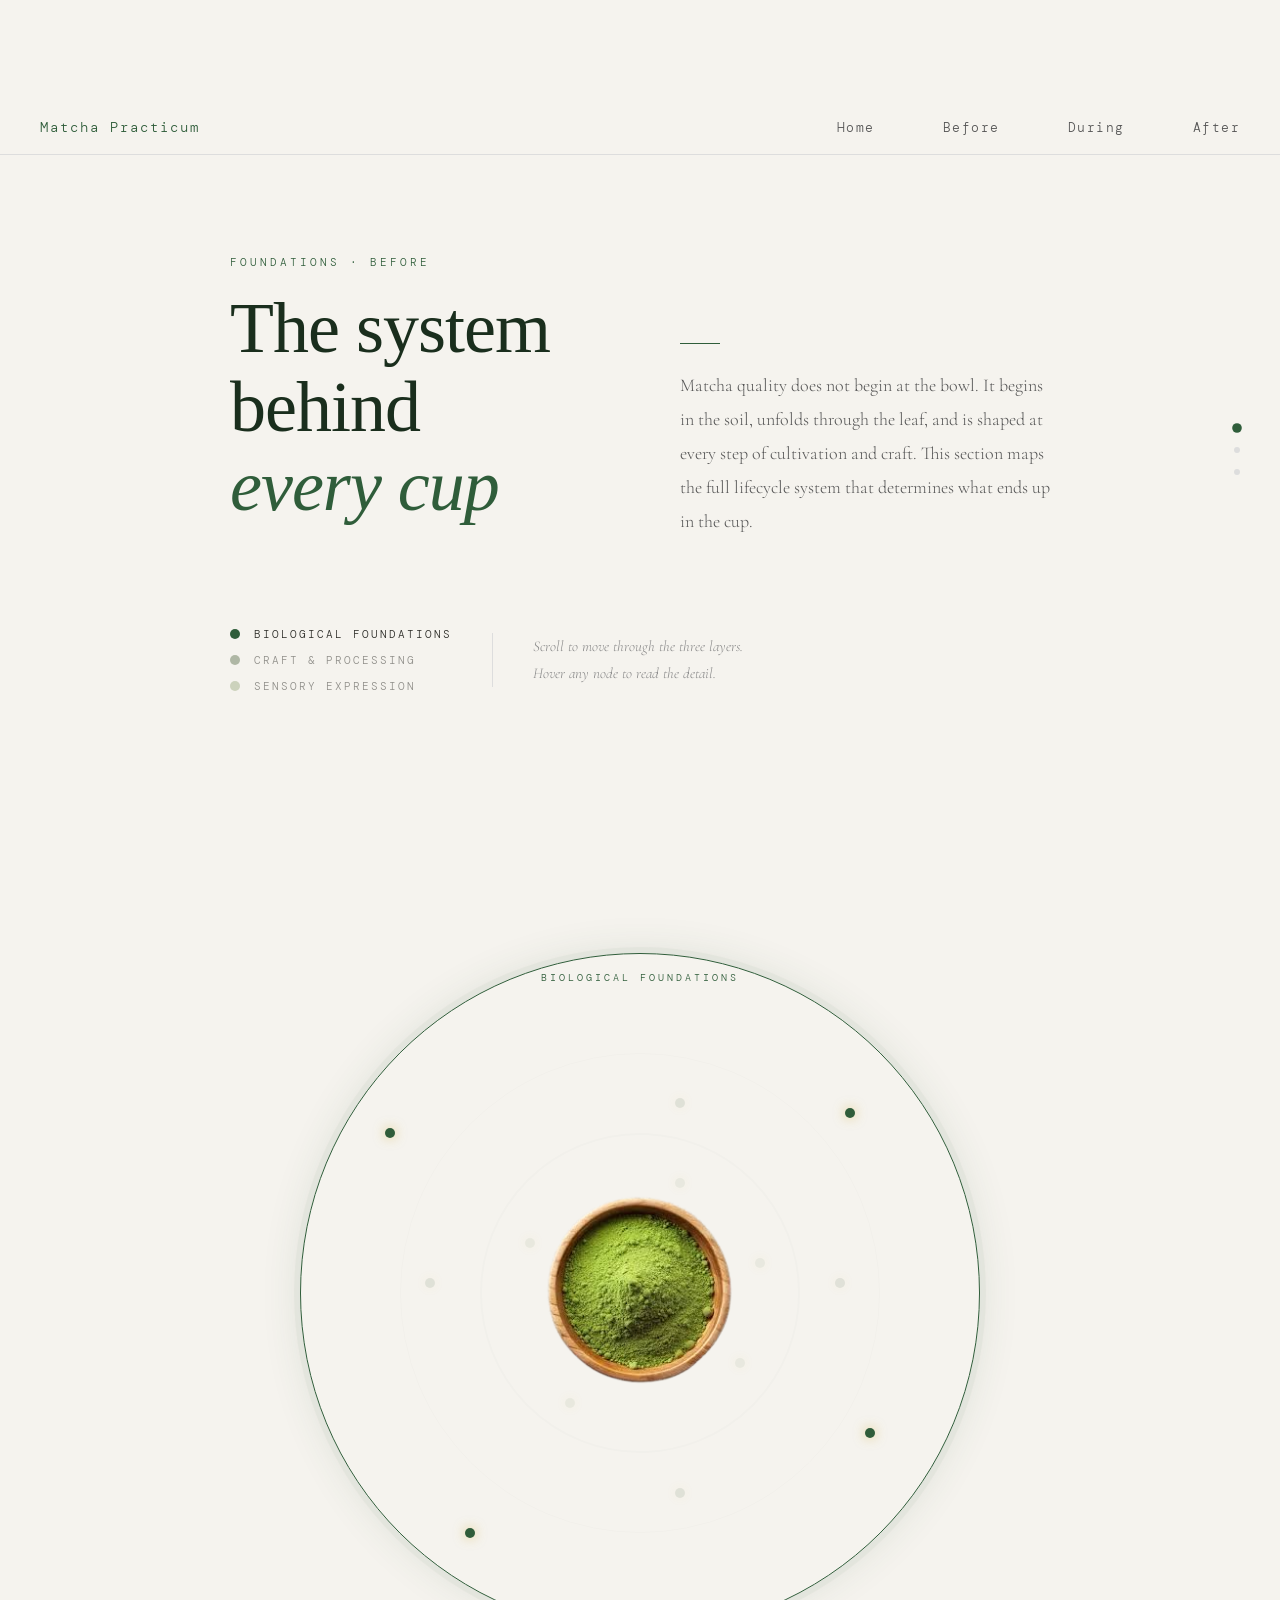
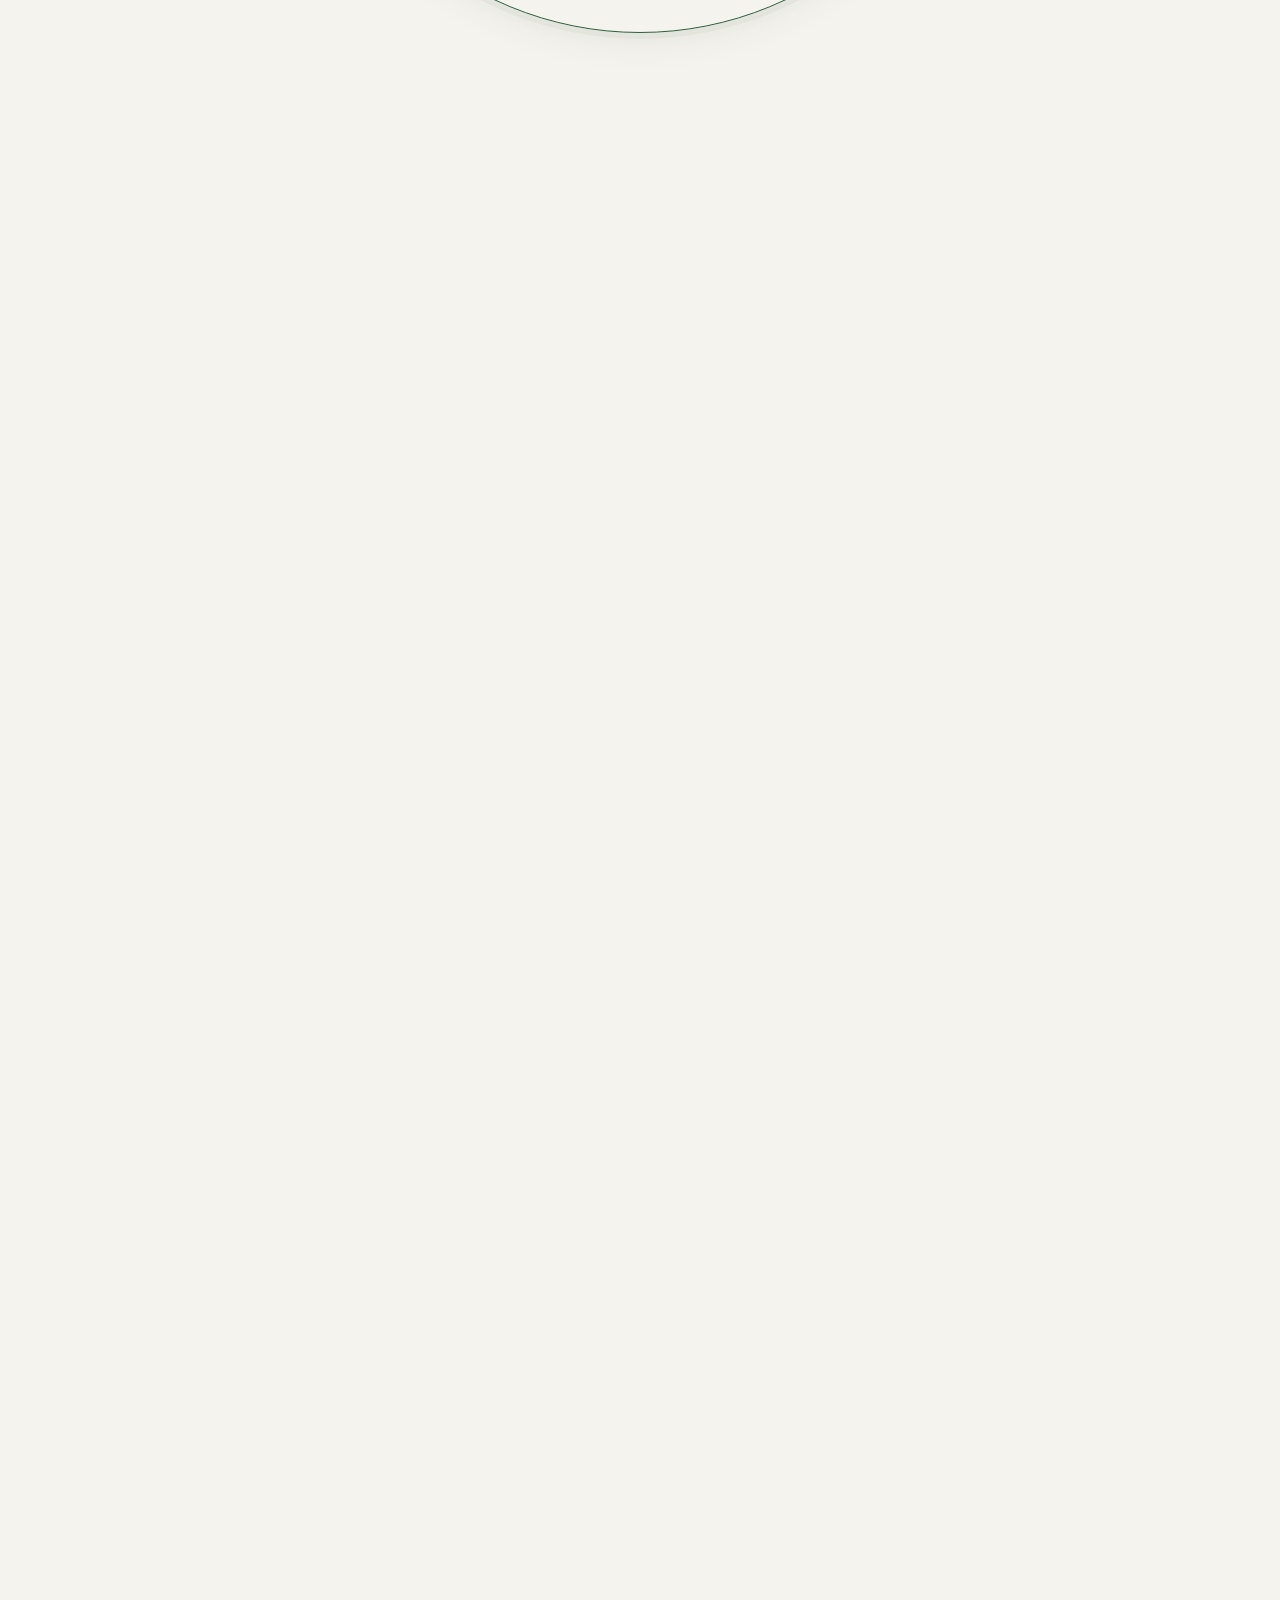
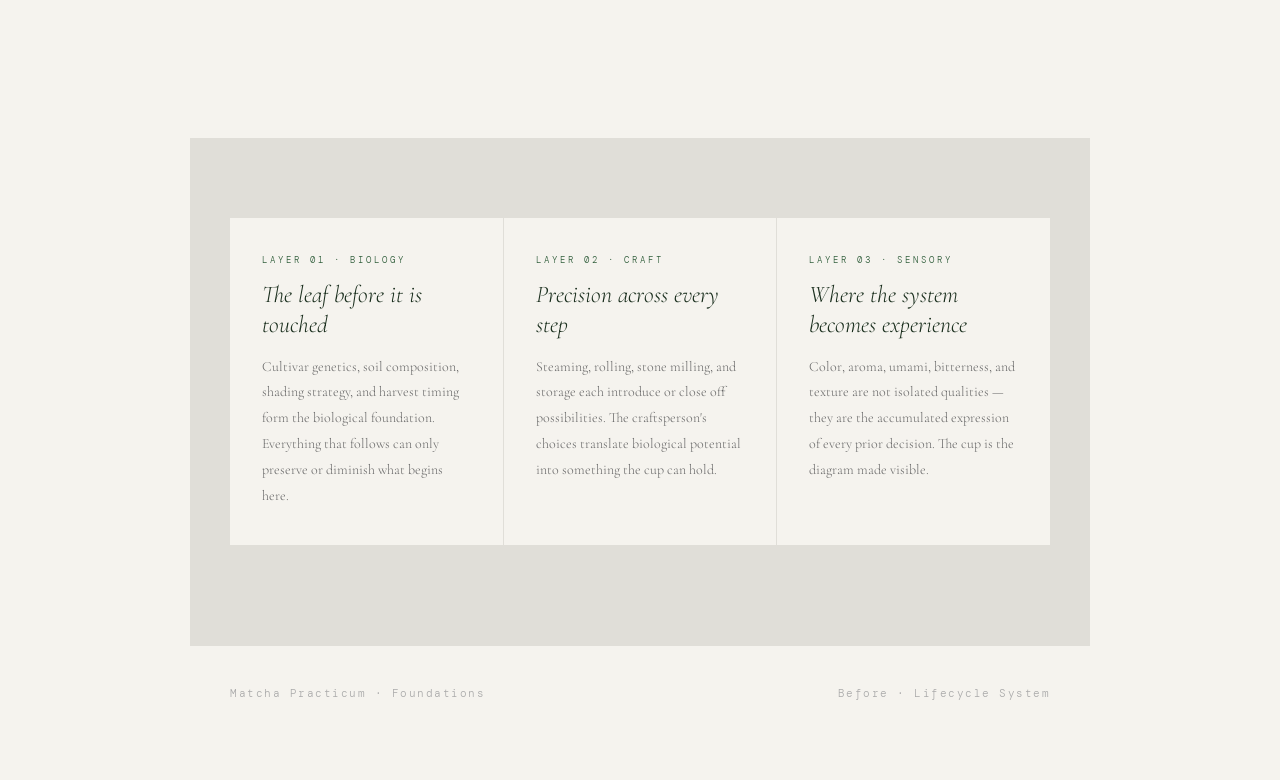
<file: before.html>
<!DOCTYPE html>
<html>
<head>
<meta charset="UTF-8">
<title>Before | Matcha Practicum</title>
<link rel="stylesheet" href="styles.css">
<link href="https://fonts.googleapis.com/css2?family=Cormorant+Garamond:ital,wght@0,300;0,400;0,500;1,300;1,400&family=DM+Mono:wght@300;400&display=swap" rel="stylesheet">

<style>

*, *::before, *::after { box-sizing: border-box; margin: 0; padding: 0; }

body {
  font-family: 'Cormorant Garamond', Georgia, serif;
  background: #f5f3ee;
  color: #2a2a25;
}

/* ── NAVBAR ── */
.navbar {
  display: flex;
  justify-content: space-between;
  align-items: center;
  padding: 18px 40px;
  border-bottom: 1px solid #ddd;
  background: #f5f3ee;
  position: sticky;
  top: 0;
  z-index: 100;
}
.nav-title {
  font-size: 14px;
  letter-spacing: 2px;
  color: #2f5d3a;
  font-family: 'DM Mono', monospace;
  font-weight: 300;
}
.nav-links a {
  margin-left: 28px;
  text-decoration: none;
  font-size: 13px;
  letter-spacing: 1.5px;
  color: #555;
  font-family: 'DM Mono', monospace;
  font-weight: 300;
  transition: color .2s;
}
.nav-links a:hover { color: #2f5d3a; }

/* ── HERO ── */
.hero {
  max-width: 900px;
  margin: 0 auto;
  padding: 100px 40px 80px;
  display: grid;
  grid-template-columns: 1fr 1fr;
  gap: 80px;
  align-items: end;
}

.hero-eyebrow {
  font-family: 'DM Mono', monospace;
  font-size: 11px;
  font-weight: 300;
  letter-spacing: 3px;
  color: #2f5d3a;
  margin-bottom: 20px;
  text-transform: uppercase;
}

.hero-title {
  font-size: clamp(42px, 6vw, 72px);
  font-weight: 300;
  line-height: 1.1;
  color: #1a2e1d;
  letter-spacing: -1px;
}

.hero-title em {
  font-style: italic;
  color: #2f5d3a;
}

.hero-right { padding-bottom: 8px; }

.hero-rule {
  width: 40px;
  height: 1px;
  background: #2f5d3a;
  margin-bottom: 24px;
}

.hero-intro {
  font-size: 18px;
  font-weight: 300;
  line-height: 1.9;
  color: #555;
}

/* ── SCROLL GUIDE ── */
.scroll-guide {
  max-width: 900px;
  margin: 0 auto 0;
  padding: 0 40px 60px;
  display: flex;
  align-items: center;
  gap: 40px;
}

.scroll-guide-layers {
  display: flex;
  flex-direction: column;
  gap: 12px;
}

.scroll-layer {
  display: flex;
  align-items: center;
  gap: 14px;
  opacity: .5;
  transition: opacity .3s;
}

.scroll-layer.active { opacity: 1; }

.scroll-layer-dot {
  width: 10px;
  height: 10px;
  border-radius: 50%;
  flex-shrink: 0;
}

.layer-bio .scroll-layer-dot { background: #2f5d3a; }
.layer-craft .scroll-layer-dot { background: #6b7d5c; }
.layer-sensory .scroll-layer-dot { background: #a3b18a; }

.scroll-layer-label {
  font-family: 'DM Mono', monospace;
  font-size: 11px;
  font-weight: 300;
  letter-spacing: 2px;
  color: #2a2a25;
  text-transform: uppercase;
}

.scroll-guide-desc {
  font-size: 15px;
  font-weight: 300;
  line-height: 1.8;
  color: #888;
  font-style: italic;
  border-left: 1px solid #ddd;
  padding-left: 40px;
}

/* ── DIAGRAM SECTION ── */
.diagram-section {
  height: 280vh;
  position: relative;
  margin-top: 0;
}

.diagram-wrapper {
  position: sticky;
  top: 50%;
  transform: translateY(-50%);
  height: 720px;
  display: flex;
  justify-content: center;
}

/* ── SYSTEM DIAGRAM ── */
.system-diagram {
  position: relative;
  width: 720px;
  height: 720px;
  transition: .6s ease;
}

/* Ring Labels */
.ring-label {
  position: absolute;
  left: 50%;
  transform: translateX(-50%);
  font-family: 'DM Mono', monospace;
  font-size: 10px;
  letter-spacing: 3px;
  text-transform: uppercase;
  color: #2f5d3a;
  font-weight: 300;
  opacity: 0;
  transition: opacity .5s ease;
  pointer-events: none;
}

.label-outer { top: 38px; }
.label-middle { top: 76px; }
.label-inner { top: 114px; }

.focus-outer .label-outer { opacity: 1; }
.focus-middle .label-middle { opacity: 1; }
.focus-inner .label-inner { opacity: 1; }

/* Rings */
.ring {
  position: absolute;
  top: 50%;
  left: 50%;
  transform: translate(-50%, -50%);
  border-radius: 50%;
  border: 1px solid rgba(47, 93, 58, 0.08);
  transition: .6s ease;
}

.outer  { width: 680px; height: 680px; }
.middle { width: 480px; height: 480px; border-width: 1.5px; }
.inner  { width: 320px; height: 320px; border-width: 2px; }

.focus-outer .outer,
.focus-middle .middle,
.focus-inner .inner {
  border-color: #2f5d3a;
  box-shadow:
    0 0 0 6px rgba(47, 93, 58, 0.04),
    0 0 40px rgba(47, 93, 58, 0.12);
}

.focus-outer .middle,
.focus-outer .inner,
.focus-middle .outer,
.focus-middle .inner,
.focus-inner .outer,
.focus-inner .middle { opacity: .2; }

/* Bowl image */
.system-diagram img {
  position: absolute;
  top: 50%;
  left: 50%;
  transform: translate(-50%, -50%);
  width: 220px;
  pointer-events: none;
  z-index: 1;
}

/* ── HOTSPOTS ── */
.hotspot-container {
  position: absolute;
  z-index: 20;
}

.hotspot {
  width: 10px;
  height: 10px;
  border-radius: 50%;
  cursor: pointer;
  animation: pulse 2.8s infinite;
}

.bio    .hotspot { background: #2f5d3a; }
.craft  .hotspot { background: #6b7d5c; }
.sensory .hotspot { background: #a3b18a; }

@keyframes pulse {
  0%   { box-shadow: 0 0 0 0 rgba(47, 93, 58, 0.35); }
  70%  { box-shadow: 0 0 0 14px rgba(47, 93, 58, 0); }
  100% { box-shadow: 0 0 0 0 rgba(47, 93, 58, 0); }
}

/* Fade inactive layers */
.focus-outer  .craft,
.focus-outer  .sensory,
.focus-middle .bio,
.focus-middle .sensory,
.focus-inner  .bio,
.focus-inner  .craft { opacity: .15; }

/* Info cards */
.info {
  position: absolute;
  width: 260px;
  background: #f5f3ee;
  border: 1px solid #e0ded8;
  padding: 20px 22px;
  opacity: 0;
  transition: .25s ease;
  pointer-events: none;
  z-index: 30;
}

.info strong {
  display: block;
  font-family: 'DM Mono', monospace;
  font-size: 10px;
  font-weight: 300;
  letter-spacing: 2.5px;
  text-transform: uppercase;
  color: #2f5d3a;
  margin-bottom: 12px;
}

.info ul {
  list-style: none;
  padding: 0;
}

.info ul li {
  font-family: 'Cormorant Garamond', Georgia, serif;
  font-size: 13px;
  font-weight: 300;
  line-height: 1.75;
  color: #555;
  padding: 6px 0;
  border-top: 1px solid #ede9e1;
}

.info ul li:first-child { border-top: none; }

.hotspot:hover + .info { opacity: 1; }

/* ── LAYER COUNTER (sticky side label) ── */
.layer-counter {
  position: fixed;
  right: 40px;
  top: 50%;
  transform: translateY(-50%);
  display: flex;
  flex-direction: column;
  gap: 16px;
  z-index: 50;
}

.layer-pip {
  width: 6px;
  height: 6px;
  border-radius: 50%;
  background: #ddd;
  transition: background .4s, transform .4s;
}

.layer-pip.active {
  background: #2f5d3a;
  transform: scale(1.6);
}

/* ── BELOW DIAGRAM SECTION ── */
.below-diagram {
  max-width: 900px;
  margin: 0 auto;
  padding: 80px 40px 100px;
  display: grid;
  grid-template-columns: 1fr 1fr 1fr;
  gap: 1px;
  background: #e0ded8;
}

.below-cell {
  background: #f5f3ee;
  padding: 36px 32px;
}

.below-cell-eyebrow {
  font-family: 'DM Mono', monospace;
  font-size: 9px;
  font-weight: 300;
  letter-spacing: 3px;
  color: #2f5d3a;
  text-transform: uppercase;
  margin-bottom: 14px;
}

.below-cell-title {
  font-size: 24px;
  font-weight: 300;
  color: #1a2e1d;
  line-height: 1.25;
  margin-bottom: 14px;
  font-style: italic;
}

.below-cell-body {
  font-size: 14px;
  font-weight: 300;
  line-height: 1.85;
  color: #666;
}

/* ── FOOTER ── */
.footer-note {
  max-width: 900px;
  margin: 0 auto;
  padding: 40px 40px 80px;
  border-top: 1px solid #e0ded8;
  display: flex;
  justify-content: space-between;
  align-items: center;
}

.footer-note p {
  font-family: 'DM Mono', monospace;
  font-size: 11px;
  font-weight: 300;
  letter-spacing: 1.5px;
  color: #aaa;
}

/* ── RESPONSIVE ── */
@media (max-width: 700px) {
  .hero { grid-template-columns: 1fr; gap: 40px; padding: 60px 24px 40px; }
  .scroll-guide { flex-direction: column; padding: 0 24px 40px; }
  .scroll-guide-desc { border-left: none; border-top: 1px solid #ddd; padding-left: 0; padding-top: 24px; }
  .layer-counter { display: none; }
  .below-diagram { grid-template-columns: 1fr; }
  .footer-note { flex-direction: column; gap: 12px; padding: 40px 24px 60px; }
}

</style>
</head>

<body>

<!-- ── NAVBAR ── -->
<div class="navbar">
  <div class="nav-title">Matcha Practicum</div>
  <div class="nav-links">
    <a href="index.html">Home</a>
    <a href="before.html">Before</a>
    <a href="during.html">During</a>
    <a href="after.html">After</a>
  </div>
</div>

<!-- ── HERO ── -->
<div class="hero">
  <div class="hero-left">
    <div class="hero-eyebrow">Foundations · Before</div>
    <h1 class="hero-title">The system<br>behind<br><em>every cup</em></h1>
  </div>
  <div class="hero-right">
    <div class="hero-rule"></div>
    <p class="hero-intro">
      Matcha quality does not begin at the bowl. It begins in the soil, unfolds through the leaf, and is shaped at every step of cultivation and craft. This section maps the full lifecycle system that determines what ends up in the cup.
    </p>
  </div>
</div>

<!-- ── SCROLL GUIDE ── -->
<div class="scroll-guide">
  <div class="scroll-guide-layers">
    <div class="scroll-layer layer-bio active" id="guide-bio">
      <div class="scroll-layer-dot"></div>
      <div class="scroll-layer-label">Biological Foundations</div>
    </div>
    <div class="scroll-layer layer-craft" id="guide-craft">
      <div class="scroll-layer-dot"></div>
      <div class="scroll-layer-label">Craft &amp; Processing</div>
    </div>
    <div class="scroll-layer layer-sensory" id="guide-sensory">
      <div class="scroll-layer-dot"></div>
      <div class="scroll-layer-label">Sensory Expression</div>
    </div>
  </div>
  <p class="scroll-guide-desc">Scroll to move through the three layers.<br>Hover any node to read the detail.</p>
</div>

<!-- ── STICKY PIPS ── -->
<div class="layer-counter">
  <div class="layer-pip active" id="pip-0"></div>
  <div class="layer-pip" id="pip-1"></div>
  <div class="layer-pip" id="pip-2"></div>
</div>

<!-- ── DIAGRAM SECTION ── -->
<section class="diagram-section" id="scroll-section" style="padding-top: 60vh;">
  <div class="diagram-wrapper">
    <div class="system-diagram focus-outer" id="diagram">

      <!-- Ring Labels -->
      <div class="ring-label label-outer">Biological Foundations</div>
      <div class="ring-label label-middle">Craft &amp; Processing</div>
      <div class="ring-label label-inner">Sensory Expression</div>

      <!-- Rings -->
      <div class="ring outer"></div>
      <div class="ring middle"></div>
      <div class="ring inner"></div>

      <!-- Matcha Bowl -->
      <img src="matcha-bowl.png" alt="Matcha Bowl">

      <!-- BIOLOGICAL -->
      <div class="hotspot-container bio" style="top:180px; left:570px;">
        <div class="hotspot"></div>
        <div class="info" style="top:-80px; left:50px;">
          <strong>Cultivar (品種)</strong>
          <ul>
            <li>Genetic lineage determines leaf morphology, chlorophyll density, and enzyme expression.</li>
            <li>Shade-adapted cultivars upregulate L-theanine synthase, producing elevated L-theanine and balanced catechin levels.</li>
            <li>Chlorophyll biosynthesis and flavonoid pathways modulate both color and bitterness.</li>
            <li>Leaf development and cell wall composition affect infusion efficiency and texture.</li>
          </ul>
        </div>
      </div>

      <div class="hotspot-container bio" style="top:200px; left:110px;">
        <div class="hotspot"></div>
        <div class="info" style="top:30px; left:-100px;">
          <strong>Soil Composition (土壌)</strong>
          <ul>
            <li>Balanced minerals and optimal nitrogen enhance amino acid synthesis and photosynthetic efficiency.</li>
            <li>Magnesium, calcium, and potassium regulate enzymatic pathways for chlorophyll and flavonoid production.</li>
            <li>Beneficial microbes facilitate nitrogen fixation, indirectly boosting L-theanine.</li>
            <li>Soil pH influences catechin accumulation, affecting bitterness and astringency.</li>
          </ul>
        </div>
      </div>

      <div class="hotspot-container bio" style="top:600px; left:190px;">
        <div class="hotspot"></div>
        <div class="info" style="top:-350px; left:-100px;">
          <strong>Harvest Timing (一番茶)</strong>
          <ul>
            <li>First flush leaves deliver maximal L-theanine and minimal fiber due to reduced lignification.</li>
            <li>Early harvesting preserves chlorophyll and amino acid content, enhancing smooth texture and subtle sweetness.</li>
            <li>Delayed harvesting increases catechin synthesis, raising astringency and structural complexity.</li>
            <li>Photosynthetic activity prior to harvest optimizes chlorophyll-to-carotenoid ratios.</li>
          </ul>
        </div>
      </div>

      <div class="hotspot-container bio" style="top:500px; left:590px;">
        <div class="hotspot"></div>
        <div class="info" style="top:-200px; left:50px;">
          <strong>Shading Strategy (覆下栽培)</strong>
          <ul>
            <li>Controlled shading downregulates catechin synthesis while upregulating L-theanine pathways.</li>
            <li>Reduced UV exposure decreases polyphenol oxidase activity, preserving chlorophyll and enhancing umami.</li>
            <li>Shading maintains lustrous jade color and improves sweetness-to-bitterness balance.</li>
            <li>Photoreceptor signaling adjusts amino acid metabolism for richer flavor profiles.</li>
          </ul>
        </div>
      </div>

      <!-- CRAFT -->
      <div class="hotspot-container craft" style="top:170px; left:400px;">
        <div class="hotspot"></div>
        <div class="info" style="top:-160px; left:-320px;">
          <strong>Processing (製茶工程)</strong>
          <ul>
            <li>Immediate steaming deactivates polyphenol oxidase, halting catechin oxidation.</li>
            <li>Rolling and drying maintain cell wall integrity, influencing amino acid and volatile compound release.</li>
            <li>Proper moisture management preserves L-theanine stability, maintaining refined flavor balance.</li>
            <li>Controlled oxidation prevents bitter note development while maintaining color and sweetness.</li>
          </ul>
        </div>
      </div>

      <div class="hotspot-container craft" style="top:350px; left:560px;">
        <div class="hotspot"></div>
        <div class="info" style="top:-40px; left:40px;">
          <strong>Stone Milling (石臼挽き)</strong>
          <ul>
            <li>Slow granite milling prevents frictional heat, preserving volatile aldehydes, pyrazines, and chlorophyll derivatives.</li>
            <li>Ultra-fine particles increase infusion efficiency and creamy mouthfeel.</li>
            <li>Milling rate influences catechin release, controlling perceived astringency and bitterness.</li>
            <li>Particle size affects colloidal suspension stability, contributing to ceremonial texture.</li>
          </ul>
        </div>
      </div>

      <div class="hotspot-container craft" style="top:560px; left:400px;">
        <div class="hotspot"></div>
        <div class="info" style="top:-180px; left:50px;">
          <strong>Freshness Management (鮮度管理)</strong>
          <ul>
            <li>Cold storage slows enzymatic oxidation and Maillard reactions.</li>
            <li>Low oxygen and controlled humidity preserve L-theanine, chlorophyll, and aroma compounds.</li>
            <li>Storage stability ensures consistent infusion, color, and flavor intensity.</li>
            <li>Prevents leaf degradation, maintaining clarity of sweetness and vibrant appearance.</li>
          </ul>
        </div>
      </div>

      <div class="hotspot-container craft" style="top:350px; left:150px;">
        <div class="hotspot"></div>
        <div class="info" style="top:-150px; left:-310px;">
          <strong>Water Character (湯質)</strong>
          <ul>
            <li>Mineral content and pH influence extraction of L-theanine, caffeine, and catechins.</li>
            <li>Soft water enhances sweetness and umami perception; hard water accentuates catechin bitterness.</li>
            <li>Water composition modulates solubility of aroma compounds, impacting bouquet and mouthfeel.</li>
            <li>Temperature and mineral balance affect suspension stability and infusion texture.</li>
          </ul>
        </div>
      </div>

      <!-- SENSORY -->
      <div class="hotspot-container sensory" style="top:250px; left:400px;">
        <div class="hotspot"></div>
        <div class="info" style="top:-250px; left:20px;">
          <strong>Color (色)</strong>
          <ul>
            <li>Leaf and powder color reflects chlorophyll integrity preserved by shading, steaming, and milling.</li>
            <li>High chlorophyll a/b ratios and minimal pheophytin formation maintain vivid jade hues.</li>
            <li>Minor carotenoids contribute yellow-green undertones, signaling freshness and careful processing.</li>
            <li>Color intensity correlates with amino acid and flavonoid balance, indicating quality.</li>
          </ul>
        </div>
      </div>

      <div class="hotspot-container sensory" style="top:430px; left:460px;">
        <div class="hotspot"></div>
        <div class="info" style="top:-100px; left:40px;">
          <strong>Aroma (香り)</strong>
          <ul>
            <li>Steaming preserves green aldehydes (hexanal, cis-3-hexenal) for fresh grassy notes.</li>
            <li>Stone milling liberates pyrazines and terpenoids, adding roasted and marine nuances.</li>
            <li>Mild drying promotes subtle Maillard volatiles without creating bitterness.</li>
            <li>Volatile compounds interact with water to enhance bouquet perception in the cup.</li>
          </ul>
        </div>
      </div>

      <div class="hotspot-container sensory" style="top:470px; left:290px;">
        <div class="hotspot"></div>
        <div class="info" style="top:-150px; left:-310px;">
          <strong>Umami (旨味)</strong>
          <ul>
            <li>L-theanine synergizes with glutamic acid, activating T1R1/T1R3 receptors for deep, lingering umami.</li>
            <li>Shading and rapid steaming maximize amino acid concentration.</li>
            <li>Minor nucleotides (IMP, GMP) enhance taste complexity and depth.</li>
            <li>Balanced infusion temperature preserves umami without activating excessive bitterness.</li>
          </ul>
        </div>
      </div>

      <div class="hotspot-container sensory" style="top:310px; left:250px;">
        <div class="hotspot"></div>
        <div class="info" style="top:-40px; left:-310px;">
          <strong>Bitterness (渋み)</strong>
          <ul>
            <li>Catechin composition (EGCG, epicatechin) defines structural tension and flavor complexity.</li>
            <li>Steaming and storage limit oxidation, balancing bitter and sweet notes.</li>
            <li>Protein-polyphenol interactions during infusion modulate astringency and mouthfeel.</li>
            <li>Infusion time and water temperature influence perceived bitterness intensity.</li>
          </ul>
        </div>
      </div>

      <div class="hotspot-container sensory" style="top:330px; left:480px;">
        <div class="hotspot"></div>
        <div class="info" style="top:-50px; left:40px;">
          <strong>Texture (質感)</strong>
          <ul>
            <li>Ultra-fine powder ensures homogeneous colloidal suspension for smooth infusion.</li>
            <li>Polysaccharides and lipids enhance viscosity, creating ceremonial creaminess.</li>
            <li>Proper whisking preserves microbubbles, producing luxurious mouthfeel.</li>
            <li>Particle size distribution affects sedimentation rate and mouthfeel stability.</li>
          </ul>
        </div>
      </div>

    </div><!-- /.system-diagram -->
  </div><!-- /.diagram-wrapper -->
</section>

<!-- ── THREE PILLARS SUMMARY ── -->
<div style="max-width:900px; margin:0 auto; padding: 0 40px 20px;">
  <div style="font-family:'DM Mono',monospace; font-size:10px; font-weight:300; letter-spacing:4px; color:#2f5d3a; text-transform:uppercase; margin-bottom:32px; opacity:0; animation: fadeUp .6s .3s forwards;">
    Three Layers of Quality
  </div>
</div>

<div class="below-diagram">
  <div class="below-cell">
    <div class="below-cell-eyebrow">Layer 01 · Biology</div>
    <div class="below-cell-title">The leaf before it is touched</div>
    <div class="below-cell-body">Cultivar genetics, soil composition, shading strategy, and harvest timing form the biological foundation. Everything that follows can only preserve or diminish what begins here.</div>
  </div>
  <div class="below-cell">
    <div class="below-cell-eyebrow">Layer 02 · Craft</div>
    <div class="below-cell-title">Precision across every step</div>
    <div class="below-cell-body">Steaming, rolling, stone milling, and storage each introduce or close off possibilities. The craftsperson's choices translate biological potential into something the cup can hold.</div>
  </div>
  <div class="below-cell">
    <div class="below-cell-eyebrow">Layer 03 · Sensory</div>
    <div class="below-cell-title">Where the system becomes experience</div>
    <div class="below-cell-body">Color, aroma, umami, bitterness, and texture are not isolated qualities — they are the accumulated expression of every prior decision. The cup is the diagram made visible.</div>
  </div>
</div>

<!-- ── FOOTER ── -->
<div class="footer-note">
  <p>Matcha Practicum · Foundations</p>
  <p>Before · Lifecycle System</p>
</div>

<script>

const diagram  = document.getElementById('diagram');
const section  = document.getElementById('scroll-section');
const pips     = [
  document.getElementById('pip-0'),
  document.getElementById('pip-1'),
  document.getElementById('pip-2')
];
const guides   = [
  document.getElementById('guide-bio'),
  document.getElementById('guide-craft'),
  document.getElementById('guide-sensory')
];

let currentStage = 0;

function setStage(stage) {
  if (stage === currentStage) return;
  currentStage = stage;

  const classes = ['focus-outer', 'focus-middle', 'focus-inner'];
  diagram.className = 'system-diagram ' + classes[stage];

  pips.forEach((p, i)  => p.classList.toggle('active', i === stage));
  guides.forEach((g, i) => g.classList.toggle('active', i === stage));
}

window.addEventListener('scroll', () => {
  const rect  = section.getBoundingClientRect();
  const total = section.offsetHeight - window.innerHeight;
  const progress = Math.min(Math.max(-rect.top / total, 0), 1);

  if (progress < 0.33)       setStage(0);
  else if (progress < 0.66)  setStage(1);
  else                        setStage(2);
});

</script>

</body>
</html>
</file>
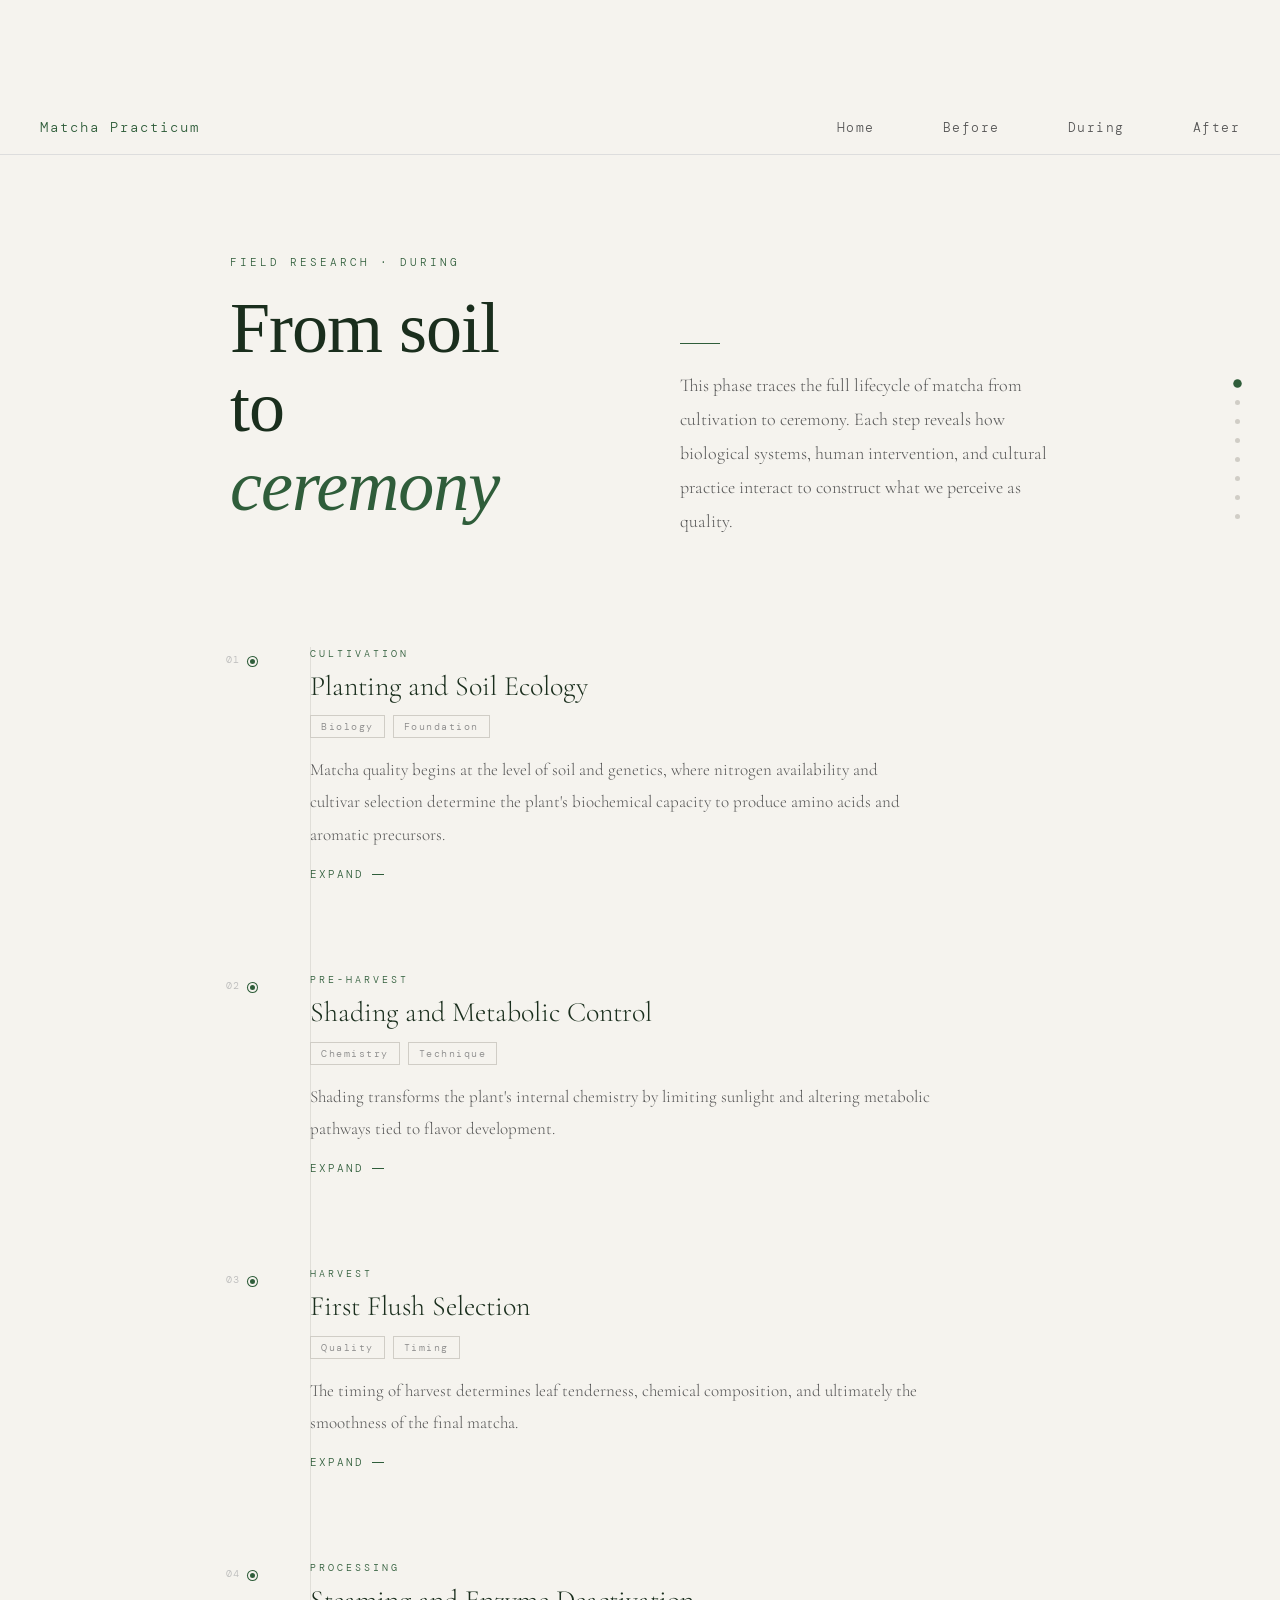
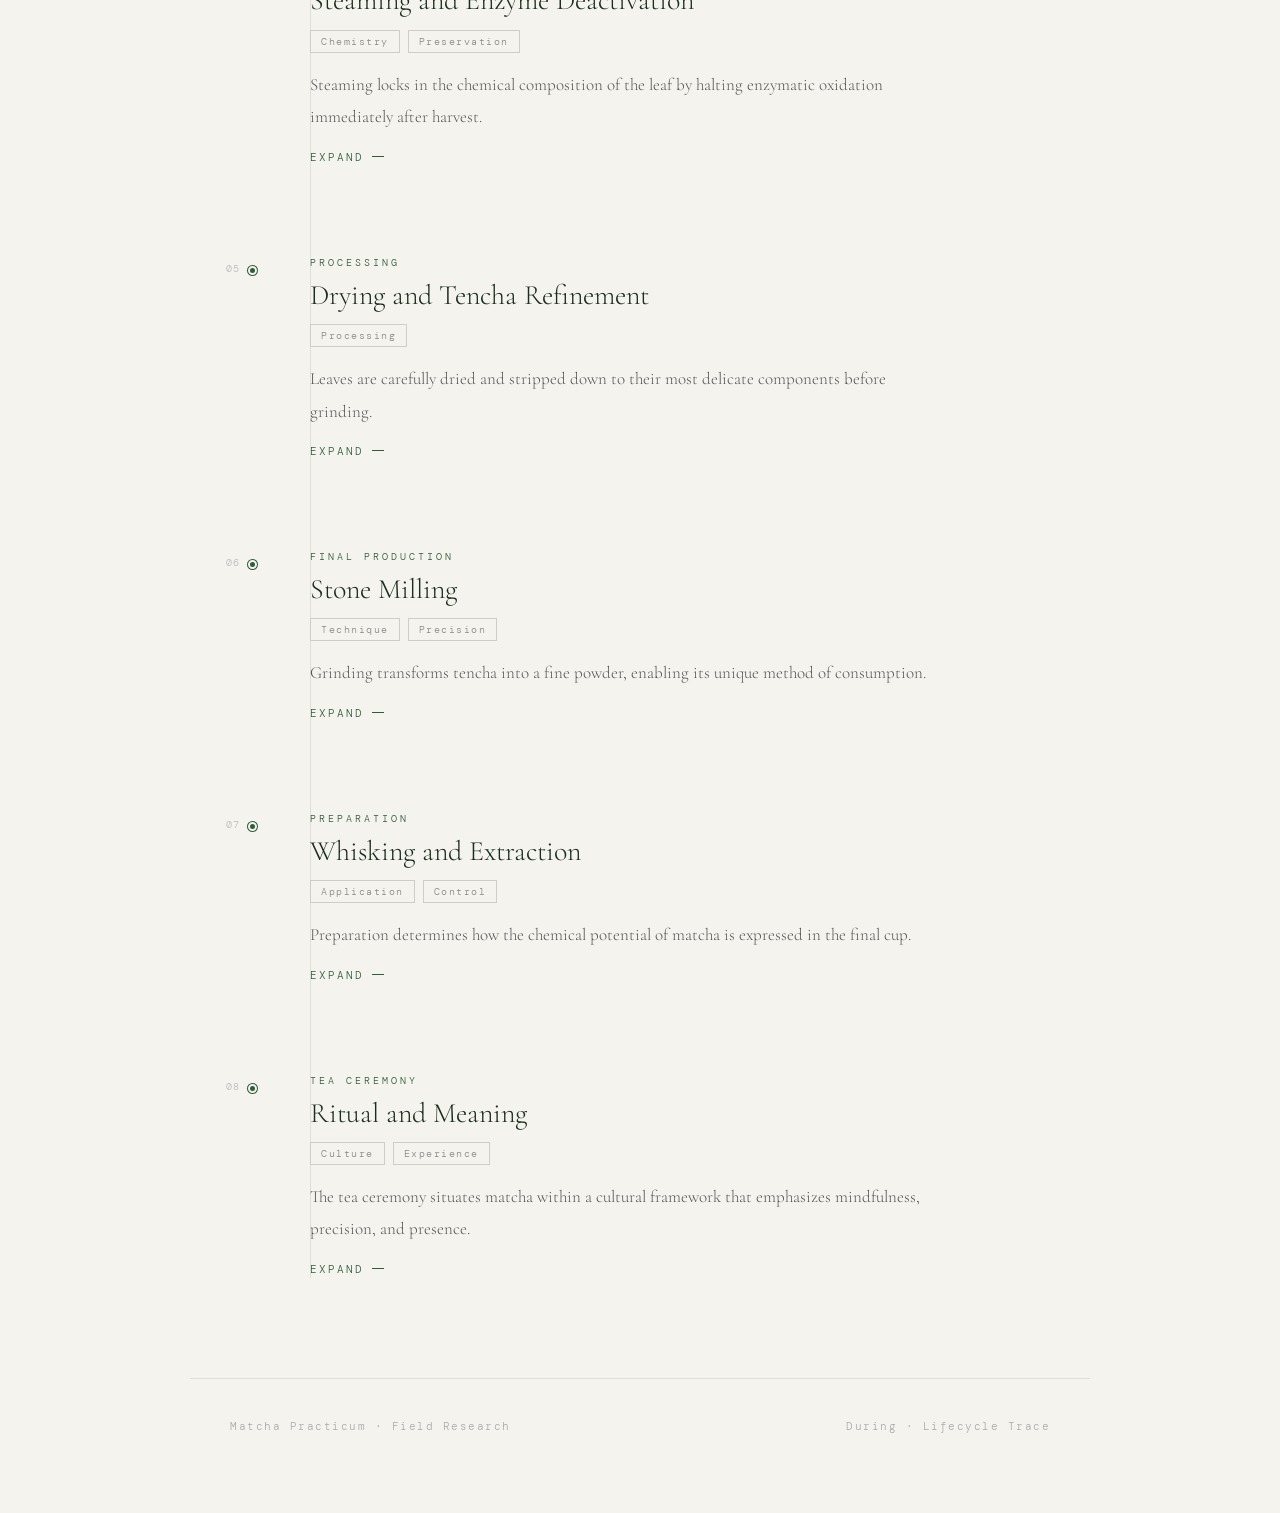
<file: during.html>
<!DOCTYPE html>
<html>
<head>
<meta charset="UTF-8">
<title>During | Matcha Practicum</title>
<link rel="stylesheet" href="styles.css">
<link href="https://fonts.googleapis.com/css2?family=Cormorant+Garamond:ital,wght@0,300;0,400;0,500;1,300;1,400&family=DM+Mono:wght@300;400&display=swap" rel="stylesheet">

<style>

*, *::before, *::after { box-sizing: border-box; margin: 0; padding: 0; }

body {
  font-family: 'Cormorant Garamond', Georgia, serif;
  background: #f5f3ee;
  color: #2a2a25;
}

/* ── NAVBAR ── */
.navbar {
  display: flex;
  justify-content: space-between;
  align-items: center;
  padding: 18px 40px;
  border-bottom: 1px solid #ddd;
  background: #f5f3ee;
  position: sticky;
  top: 0;
  z-index: 100;
}
.nav-title {
  font-size: 14px;
  letter-spacing: 2px;
  color: #2f5d3a;
  font-family: 'DM Mono', monospace;
  font-weight: 300;
}
.nav-links a {
  margin-left: 28px;
  text-decoration: none;
  font-size: 13px;
  letter-spacing: 1.5px;
  color: #555;
  font-family: 'DM Mono', monospace;
  font-weight: 300;
  transition: color .2s;
}
.nav-links a:hover { color: #2f5d3a; }

/* ── HERO ── */
.hero {
  max-width: 900px;
  margin: 0 auto;
  padding: 100px 40px 80px;
  display: grid;
  grid-template-columns: 1fr 1fr;
  gap: 80px;
  align-items: end;
}

.hero-eyebrow {
  font-family: 'DM Mono', monospace;
  font-size: 11px;
  font-weight: 300;
  letter-spacing: 3px;
  color: #2f5d3a;
  margin-bottom: 20px;
  text-transform: uppercase;
}

.hero-title {
  font-size: clamp(42px, 6vw, 72px);
  font-weight: 300;
  line-height: 1.1;
  color: #1a2e1d;
  letter-spacing: -1px;
}

.hero-title em {
  font-style: italic;
  color: #2f5d3a;
}

.hero-right { padding-bottom: 8px; }

.hero-rule {
  width: 40px;
  height: 1px;
  background: #2f5d3a;
  margin-bottom: 24px;
}

.hero-intro {
  font-size: 18px;
  font-weight: 300;
  line-height: 1.9;
  color: #555;
}

/* ── TIMELINE ── */
.timeline {
  position: relative;
  max-width: 860px;
  margin: 20px auto 100px;
  padding: 0 40px 0 100px;
}

/* vertical rule */
.timeline::before {
  content: '';
  position: absolute;
  left: 100px;
  top: 0;
  bottom: 0;
  width: 1px;
  background: #e0ded8;
}

/* ── ENTRY ── */
.entry {
  position: relative;
  margin-bottom: 90px;
  opacity: 0;
  transform: translateY(24px);
  transition: opacity .65s ease, transform .65s ease;
}

.entry.visible {
  opacity: 1;
  transform: translateY(0);
}

/* dot on the line */
.entry::before {
  content: '';
  position: absolute;
  left: -62px;
  top: 10px;
  width: 9px;
  height: 9px;
  background: #2f5d3a;
  border-radius: 50%;
  border: 2px solid #f5f3ee;
  box-shadow: 0 0 0 1px #2f5d3a;
}

/* phase number in the left gutter */
.entry-number {
  position: absolute;
  left: -98px;
  top: 6px;
  font-family: 'DM Mono', monospace;
  font-size: 10px;
  font-weight: 300;
  letter-spacing: 1px;
  color: #bbb;
  width: 28px;
  text-align: right;
}

/* ── PHASE LABEL ── */
.phase {
  font-family: 'DM Mono', monospace;
  font-size: 10px;
  font-weight: 300;
  letter-spacing: 3px;
  text-transform: uppercase;
  color: #2f5d3a;
  margin-bottom: 10px;
}

/* ── ENTRY TITLE ── */
.entry h3 {
  font-size: 28px;
  font-weight: 300;
  color: #1a2e1d;
  margin-bottom: 12px;
  line-height: 1.2;
}

/* ── TAGS ── */
.meta {
  margin-bottom: 16px;
  display: flex;
  gap: 8px;
  flex-wrap: wrap;
}

.tag {
  font-family: 'DM Mono', monospace;
  font-size: 10px;
  font-weight: 300;
  letter-spacing: 1.5px;
  padding: 4px 10px;
  border: 1px solid #d0cdc6;
  color: #888;
}

/* ── ENTRY BODY ── */
.entry > p {
  font-size: 17px;
  font-weight: 300;
  line-height: 1.9;
  color: #555;
  max-width: 620px;
}

/* ── COLLAPSIBLE ── */
.toggle {
  margin-top: 16px;
  cursor: pointer;
  font-family: 'DM Mono', monospace;
  font-size: 11px;
  font-weight: 300;
  letter-spacing: 2px;
  color: #2f5d3a;
  display: inline-flex;
  align-items: center;
  gap: 8px;
  text-transform: uppercase;
  transition: opacity .2s;
}

.toggle:hover { opacity: .7; }

.toggle::after {
  content: '';
  display: inline-block;
  width: 12px;
  height: 1px;
  background: #2f5d3a;
  transition: width .3s;
}

.toggle.open::after { width: 6px; }

.details {
  max-height: 0;
  overflow: hidden;
  transition: max-height .55s ease;
}

.details.open { max-height: 900px; }

.details-inner {
  margin-top: 18px;
  padding: 22px 24px;
  border-left: 2px solid #2f5d3a;
  background: #f0ede6;
}

.details-inner p {
  font-size: 15px;
  font-weight: 300;
  line-height: 1.9;
  color: #555;
}

/* ── PROGRESS INDICATOR (fixed right) ── */
.progress-rail {
  position: fixed;
  right: 40px;
  top: 50%;
  transform: translateY(-50%);
  display: flex;
  flex-direction: column;
  gap: 14px;
  z-index: 50;
}

.progress-pip {
  width: 5px;
  height: 5px;
  border-radius: 50%;
  background: #d0cdc6;
  transition: background .35s, transform .35s;
  cursor: default;
}

.progress-pip.active {
  background: #2f5d3a;
  transform: scale(1.7);
}

/* ── FOOTER ── */
.footer-note {
  max-width: 900px;
  margin: 0 auto;
  padding: 40px 40px 80px;
  border-top: 1px solid #e0ded8;
  display: flex;
  justify-content: space-between;
  align-items: center;
}

.footer-note p {
  font-family: 'DM Mono', monospace;
  font-size: 11px;
  font-weight: 300;
  letter-spacing: 1.5px;
  color: #aaa;
}

/* ── RESPONSIVE ── */
@media (max-width: 700px) {
  .hero { grid-template-columns: 1fr; gap: 40px; padding: 60px 24px 40px; }
  .timeline { padding: 0 24px 0 64px; }
  .timeline::before { left: 64px; }
  .entry::before { left: -44px; }
  .entry-number { display: none; }
  .progress-rail { display: none; }
  .footer-note { flex-direction: column; gap: 12px; padding: 40px 24px 60px; }
}

</style>
</head>

<body>

<!-- ── NAVBAR ── -->
<div class="navbar">
  <div class="nav-title">Matcha Practicum</div>
  <div class="nav-links">
    <a href="index.html">Home</a>
    <a href="before.html">Before</a>
    <a href="during.html">During</a>
    <a href="after.html">After</a>
  </div>
</div>

<!-- ── HERO ── -->
<div class="hero">
  <div class="hero-left">
    <div class="hero-eyebrow">Field Research · During</div>
    <h1 class="hero-title">From soil<br>to<br><em>ceremony</em></h1>
  </div>
  <div class="hero-right">
    <div class="hero-rule"></div>
    <p class="hero-intro">
      This phase traces the full lifecycle of matcha from cultivation to ceremony. Each step reveals how biological systems, human intervention, and cultural practice interact to construct what we perceive as quality.
    </p>
  </div>
</div>

<!-- ── PROGRESS RAIL ── -->
<div class="progress-rail" id="progress-rail">
  <div class="progress-pip active"></div>
  <div class="progress-pip"></div>
  <div class="progress-pip"></div>
  <div class="progress-pip"></div>
  <div class="progress-pip"></div>
  <div class="progress-pip"></div>
  <div class="progress-pip"></div>
  <div class="progress-pip"></div>
</div>

<!-- ── TIMELINE ── -->
<div class="timeline">

  <!-- 01 -->
  <div class="entry" data-index="0">
    <div class="entry-number">01</div>
    <div class="phase">Cultivation</div>
    <h3>Planting and Soil Ecology</h3>
    <div class="meta">
      <span class="tag">Biology</span>
      <span class="tag">Foundation</span>
    </div>
    <p>Matcha quality begins at the level of soil and genetics, where nitrogen availability and cultivar selection determine the plant's biochemical capacity to produce amino acids and aromatic precursors.</p>
    <div class="toggle">Expand</div>
    <div class="details">
      <div class="details-inner">
        <p>Tea plants grown in nitrogen-rich soil accumulate higher concentrations of L-theanine, a key compound responsible for sweetness and umami. Specific cultivars such as shade-adapted varieties further enhance this effect through genetic predisposition. Over time, pruning strategies redirect plant energy toward tender leaf production rather than vertical growth. What initially seemed like distant agricultural setup increasingly felt like the foundation of everything I later tasted. Subtle differences in sweetness and depth began to feel traceable back to soil and plant decisions made years earlier.</p>
      </div>
    </div>
  </div>

  <!-- 02 -->
  <div class="entry" data-index="1">
    <div class="entry-number">02</div>
    <div class="phase">Pre-Harvest</div>
    <h3>Shading and Metabolic Control</h3>
    <div class="meta">
      <span class="tag">Chemistry</span>
      <span class="tag">Technique</span>
    </div>
    <p>Shading transforms the plant's internal chemistry by limiting sunlight and altering metabolic pathways tied to flavor development.</p>
    <div class="toggle">Expand</div>
    <div class="details">
      <div class="details-inner">
        <p>By covering tea plants for several weeks, producers reduce photosynthetic activity. This prevents the conversion of L-theanine into catechins, preserving sweetness while suppressing bitterness. At the same time, chlorophyll production increases, intensifying color. Experiencing shaded vs unshaded matcha made this process tangible. What I had previously understood as "better flavor" became something clearly engineered through environmental manipulation rather than inherent quality.</p>
      </div>
    </div>
  </div>

  <!-- 03 -->
  <div class="entry" data-index="2">
    <div class="entry-number">03</div>
    <div class="phase">Harvest</div>
    <h3>First Flush Selection</h3>
    <div class="meta">
      <span class="tag">Quality</span>
      <span class="tag">Timing</span>
    </div>
    <p>The timing of harvest determines leaf tenderness, chemical composition, and ultimately the smoothness of the final matcha.</p>
    <div class="toggle">Expand</div>
    <div class="details">
      <div class="details-inner">
        <p>First flush leaves contain peak amino acid concentrations and minimal structural fiber. As leaves mature, cellulose increases and flavor becomes more astringent. Observing and tasting different grades revealed how quickly quality declines with time. Harvest timing felt less like a simple decision and more like a narrow window where biological potential can either be captured or lost.</p>
      </div>
    </div>
  </div>

  <!-- 04 -->
  <div class="entry" data-index="3">
    <div class="entry-number">04</div>
    <div class="phase">Processing</div>
    <h3>Steaming and Enzyme Deactivation</h3>
    <div class="meta">
      <span class="tag">Chemistry</span>
      <span class="tag">Preservation</span>
    </div>
    <p>Steaming locks in the chemical composition of the leaf by halting enzymatic oxidation immediately after harvest.</p>
    <div class="toggle">Expand</div>
    <div class="details">
      <div class="details-inner">
        <p>Heat denatures enzymes such as polyphenol oxidase, preventing oxidation and preserving chlorophyll and volatile compounds. This step distinguishes Japanese green tea from oxidized teas. Understanding this clarified why matcha maintains such a vibrant color and fresh aroma. It became clear that quality is not only developed in the field but actively protected through precise intervention.</p>
      </div>
    </div>
  </div>

  <!-- 05 -->
  <div class="entry" data-index="4">
    <div class="entry-number">05</div>
    <div class="phase">Processing</div>
    <h3>Drying and Tencha Refinement</h3>
    <div class="meta">
      <span class="tag">Processing</span>
    </div>
    <p>Leaves are carefully dried and stripped down to their most delicate components before grinding.</p>
    <div class="toggle">Expand</div>
    <div class="details">
      <div class="details-inner">
        <p>Unlike other teas, leaves are not rolled but laid flat to dry, preserving structure. Stems and veins are removed, isolating soft leaf tissue that produces smoother texture and less bitterness. This stage revealed how much of matcha quality comes from subtraction — removing what is undesirable rather than simply enhancing what is present.</p>
      </div>
    </div>
  </div>

  <!-- 06 -->
  <div class="entry" data-index="5">
    <div class="entry-number">06</div>
    <div class="phase">Final Production</div>
    <h3>Stone Milling</h3>
    <div class="meta">
      <span class="tag">Technique</span>
      <span class="tag">Precision</span>
    </div>
    <p>Grinding transforms tencha into a fine powder, enabling its unique method of consumption.</p>
    <div class="toggle">Expand</div>
    <div class="details">
      <div class="details-inner">
        <p>Traditional stone mills rotate slowly to prevent heat buildup that could degrade amino acids and aromatic compounds. The resulting particles are extremely fine, allowing them to suspend in water rather than dissolve. This stage made the fragility of matcha more apparent. Even after cultivation and processing, quality can still be lost through something as subtle as heat during grinding.</p>
      </div>
    </div>
  </div>

  <!-- 07 -->
  <div class="entry" data-index="6">
    <div class="entry-number">07</div>
    <div class="phase">Preparation</div>
    <h3>Whisking and Extraction</h3>
    <div class="meta">
      <span class="tag">Application</span>
      <span class="tag">Control</span>
    </div>
    <p>Preparation determines how the chemical potential of matcha is expressed in the final cup.</p>
    <div class="toggle">Expand</div>
    <div class="details">
      <div class="details-inner">
        <p>Water temperature influences extraction balance, with lower temperatures emphasizing sweetness and higher temperatures increasing bitterness. Whisking technique creates microfoam, affecting texture and mouthfeel. Practicing preparation revealed that quality is not fixed in the powder but actively shaped in the moment of use.</p>
      </div>
    </div>
  </div>

  <!-- 08 -->
  <div class="entry" data-index="7">
    <div class="entry-number">08</div>
    <div class="phase">Tea Ceremony</div>
    <h3>Ritual and Meaning</h3>
    <div class="meta">
      <span class="tag">Culture</span>
      <span class="tag">Experience</span>
    </div>
    <p>The tea ceremony situates matcha within a cultural framework that emphasizes mindfulness, precision, and presence.</p>
    <div class="toggle">Expand</div>
    <div class="details">
      <div class="details-inner">
        <p>Movements are deliberate, utensils are purified, and the act of drinking becomes ritualized. Guests rotate the bowl and consume the tea immediately, preserving its ideal state. What stood out most was how quality extended beyond taste into experience. Matcha was no longer just evaluated chemically or sensorially, but through the intentional environment in which it was consumed.</p>
      </div>
    </div>
  </div>

</div>

<!-- ── FOOTER ── -->
<div class="footer-note">
  <p>Matcha Practicum · Field Research</p>
  <p>During · Lifecycle Trace</p>
</div>

<script>

/* ── COLLAPSIBLE ── */
document.querySelectorAll('.toggle').forEach(btn => {
  btn.addEventListener('click', () => {
    const details = btn.nextElementSibling;
    details.classList.toggle('open');
    btn.classList.toggle('open');
    btn.textContent = details.classList.contains('open') ? 'Collapse' : 'Expand';
    btn.classList.toggle('open');
  });
});

/* ── SCROLL REVEAL + PROGRESS PIPS ── */
const entries  = document.querySelectorAll('.entry');
const pips     = document.querySelectorAll('.progress-pip');

const observer = new IntersectionObserver(observed => {
  observed.forEach(obs => {
    if (obs.isIntersecting) {
      obs.target.classList.add('visible');
      const idx = parseInt(obs.target.dataset.index);
      pips.forEach((p, i) => p.classList.toggle('active', i === idx));
    }
  });
}, { threshold: 0.35 });

entries.forEach(e => observer.observe(e));

</script>

</body>
</html>
</file>
<file: styles.css>
/* -------------------------
GLOBAL STYLES
-------------------------- */

body{
margin:0;
padding-top:100px;
background-color:#f6f5f0;
font-family:'Noto Serif JP', serif;
color:#222;
}

/* Soft Washi Paper Texture */
body::before{
content:"";
position:fixed;
top:0;
left:0;
width:100%;
height:100%;
background-image:url("https://www.transparenttextures.com/patterns/washi.png");
opacity:0.25;
z-index:-2;
pointer-events:none;
}

/* -------------------------
NAVIGATION
-------------------------- */

.navbar{
position:fixed;
top:0;
left:0;
width:100%;
background:rgba(246,245,240,0.92);
backdrop-filter:blur(8px);
border-bottom:1px solid #e5e3dc;
padding:18px 60px;
display:flex;
justify-content:space-between;
align-items:center;
z-index:1000;
box-sizing:border-box;
}

.nav-title{
font-family:'Playfair Display', serif;
font-size:18px;
letter-spacing:1px;
}

.nav-links{
display:flex;
gap:40px;
}

.nav-links a{
text-decoration:none;
color:#444;
font-size:14px;
transition:opacity .2s ease;
white-space:nowrap;
}

.nav-links a:hover{
opacity:0.6;
}

/* -------------------------
LAYOUT
-------------------------- */

.container{
max-width:900px;
margin:0 auto;
padding:100px 30px 80px 30px;
text-align:center; /* This centers ALL header content */
}

h1{
font-family:'Playfair Display', serif;
font-size:42px;
font-weight:400;
margin-bottom:20px;
letter-spacing:1px;
}

.intro{
color:#555;
margin:0 auto 60px auto;
line-height:1.7;
max-width:700px; /* keeps paragraph elegant */
}

/* -------------------------
SECTIONS GRID
-------------------------- */

.sections{
display:grid;
grid-template-columns:repeat(3,1fr);
gap:30px;
margin-top:20px;
text-align:left; /* Prevents cards from being centered */
}

.card{
text-decoration:none;
border:1px solid #dcdcdc;
padding:35px;
transition:all .25s ease;
color:#222;
background:white;
}

.card:hover{
border-color:#2f5d3a;
transform:translateY(-4px);
}

.card h2{
margin-top:0;
font-weight:normal;
}

/* -------------------------
HOTSPOT CONTAINERS & INFO BOXES
-------------------------- */
.diagram-wrapper {
  position: relative;
  max-width: 1000px;
  margin: 0 auto; /* centers the diagram horizontally */
}

.hotspot-container {
  position: absolute;
  display: flex;
  justify-content: center;
  align-items: center;
  cursor: pointer;
  transform: translate(-50%, -50%);
  z-index: 2;
}

.hotspot {
  width: 18px;
  height: 18px;
  background: #d4af37; /* gold accent */
  border-radius: 50%;
  box-shadow: 0 0 12px rgba(212, 175, 55, 0.6);
  transition: transform 0.3s ease;
}

.hotspot:hover {
  transform: scale(1.4);
}

.info {
  position: absolute;
  background: rgba(255, 255, 255, 0.95);
  border-radius: 12px;
  padding: 16px 20px;
  width: 260px;
  max-width: 280px;
  font-family: 'Georgia', serif;
  font-size: 14px;
  line-height: 1.6;
  color: #222;
  box-shadow: 0 10px 25px rgba(0, 0, 0, 0.12);
  opacity: 0;
  pointer-events: none;
  transition: all 0.3s ease;
  text-align: left;
}

.hotspot-container:hover .info {
  opacity: 1;
  pointer-events: auto;
}

.info strong {
  display: block;
  font-family: 'Playfair Display', serif;
  font-size: 16px;
  color: #2a2a2a;
  margin-bottom: 6px;
  letter-spacing: 0.5px;
}

/* Category color accents */
.bio .info {
  border-left: 3px solid #a3c293; /* greenish accent */
}

.craft .info {
  border-left: 3px solid #c293a3; /* reddish accent */
}

.sensory .info {
  border-left: 3px solid #93a3c2; /* bluish accent */
}
</file>
